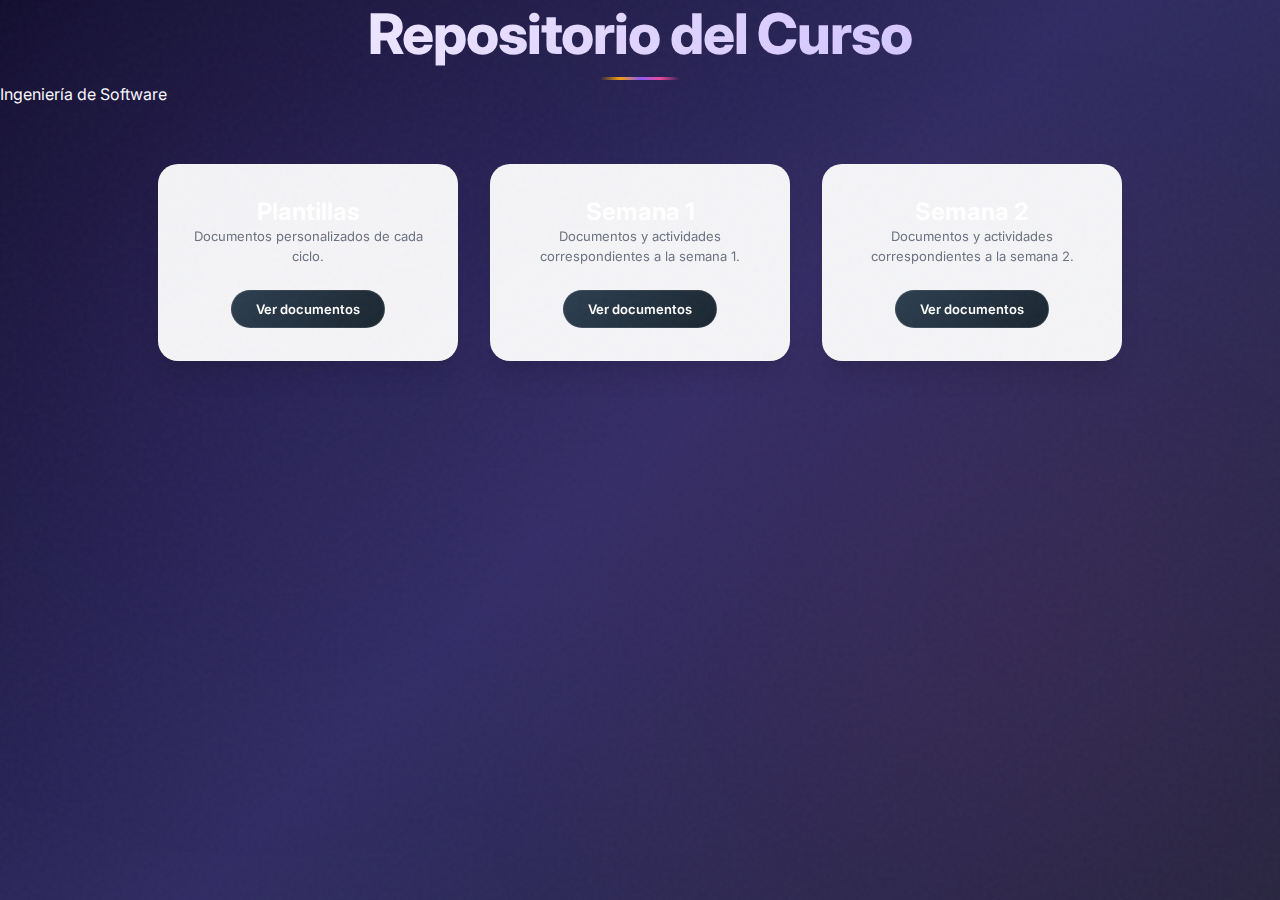
<file: index.html>
<!DOCTYPE html>
<html lang="es">
<head>
    <meta charset="UTF-8">
    <title>Repositorio - Ingeniería de Software</title>
    <link rel="stylesheet" href="styles.css">
</head>
<body>

    <header>
        <h1>Repositorio del Curso</h1>
        <p>Ingeniería de Software</p>
    </header>

    <main class="contenedor-semanas">

        <div class="tarjeta-semana">
            <h2>Plantillas</h2>
            <p>Documentos personalizados de cada ciclo.</p>
            <a href="plantillas.html" class="boton">Ver documentos</a>
        </div>

        <div class="tarjeta-semana">
            <h2>Semana 1</h2>
            <p>Documentos y actividades correspondientes a la semana 1.</p>
            <a href="semana1.html" class="boton">Ver documentos</a>
        </div>

        <div class="tarjeta-semana">
            <h2>Semana 2</h2>
            <p>Documentos y actividades correspondientes a la semana 2.</p>
            <a href="semana2.html" class="boton">Ver documentos</a>
        </div>

    </main>

</body>
</html>
</file>
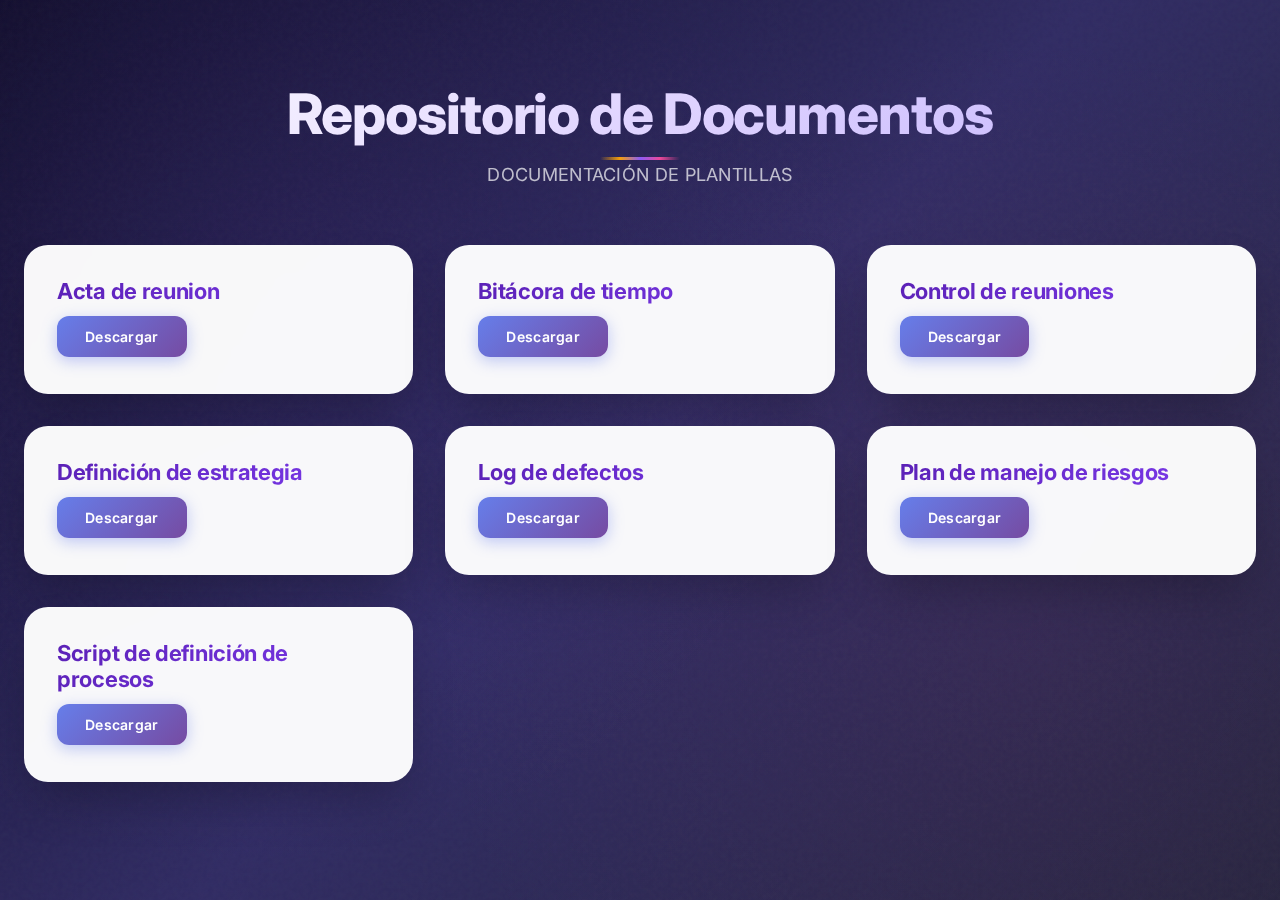
<file: plantillas.html>
<!DOCTYPE html>
<html lang="es">
<head>
    <meta charset="UTF-8">
    <title>Repositorio de Documentos</title>
    <link rel="stylesheet" href="styles.css">
    <link href="https://fonts.googleapis.com/css2?family=Inter:wght@400;600;700&display=swap" rel="stylesheet">
</head>
<body>

    <div class="container">
        <h1>Repositorio de Documentos</h1>
        <p class="subtitle">DOCUMENTACIÓN DE PLANTILLAS</p>

        <div class="documents">

            <div class="card">
                <h2>Acta de reunion</h2>
                <a href="docs/Plantillas/Acta de reunion.pdf" download class="btn">Descargar</a>
            </div>

            <div class="card">
                <h2>Bitácora de tiempo</h2>
                <a href="docs/Plantillas/BitacoraTiempo.pdf" download class="btn">Descargar</a>
            </div>

            <div class="card">
                <h2>Control de reuniones</h2>
                <a href="docs/Plantillas/ControlDeReuniones.pdf" download class="btn">Descargar</a>
            </div>

            <div class="card">
                <h2>Definición de estrategia</h2>
                <a href="docs/Plantillas/DefinicionEstrategia.pdf" download class="btn">Descargar</a>
            </div>

            <div class="card">
                <h2>Log de defectos</h2>
                <a href="docs/Plantillas/logDefectos.pdf" download class="btn">Descargar</a>
            </div>

            <div class="card">
                <h2>Plan de manejo de riesgos</h2>
                <a href="docs/Plantillas/PlanRiesgos.pdf" download class="btn">Descargar</a>
            </div>

            <div class="card">
                <h2>Script de definición de procesos</h2>
                <a href="docs/Plantillas/Script definición de procesos.pdf" download class="btn">Descargar</a>
            </div>

        </div>
    </div>

</body>
</html>
</file>
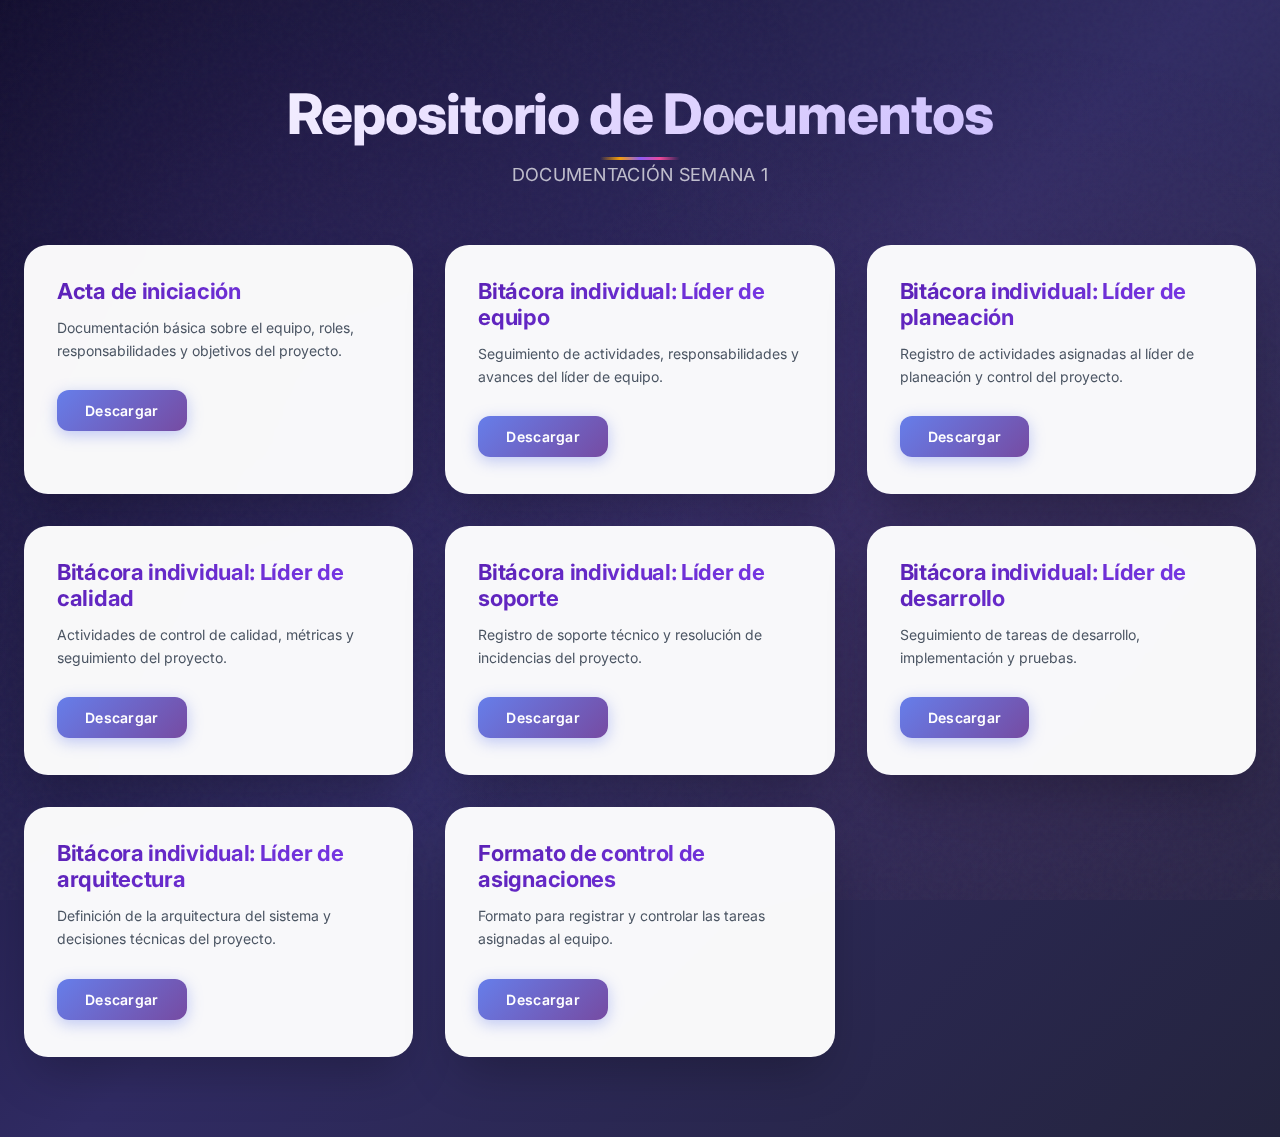
<file: semana1.html>
<!DOCTYPE html>
<html lang="es">
<head>
    <meta charset="UTF-8">
    <title>Repositorio de Documentos</title>
    <link rel="stylesheet" href="styles.css">
    <link href="https://fonts.googleapis.com/css2?family=Inter:wght@400;600;700&display=swap" rel="stylesheet">
</head>
<body>

    <div class="container">
        <h1>Repositorio de Documentos</h1>
        <p class="subtitle">DOCUMENTACIÓN SEMANA 1</p>

        <div class="documents">

            <div class="card">
                <h2>Acta de iniciación</h2>
                <p>Documentación básica sobre el equipo, roles, responsabilidades y objetivos del proyecto.</p>
                <a href="docs/sem1/DT_Ini_01_ActaIniciacion_ (1).pdf" download class="btn">Descargar</a>
            </div>

            <div class="card">
                <h2>Bitácora individual: Líder de equipo</h2>
                <p>Seguimiento de actividades, responsabilidades y avances del líder de equipo.</p>
                <a href="docs/sem1/BitacoraTiempoCobos1.pdf" download class="btn">Descargar</a>
            </div>

            <div class="card">
                <h2>Bitácora individual: Líder de planeación</h2>
                <p>Registro de actividades asignadas al líder de planeación y control del proyecto.</p>
                <a href="docs/sem1/BitacoraTiempoCaro1.pdf" download class="btn">Descargar</a>
            </div>

            <div class="card">
                <h2>Bitácora individual: Líder de calidad</h2>
                <p>Actividades de control de calidad, métricas y seguimiento del proyecto.</p>
                <a href="docs/sem1/BitacoraTiempoDiego1.pdf" download class="btn">Descargar</a>
            </div>

            <div class="card">
                <h2>Bitácora individual: Líder de soporte</h2>
                <p>Registro de soporte técnico y resolución de incidencias del proyecto.</p>
                <a href="docs/sem1/BitacoraTiempoCamilo1.pdf" download class="btn">Descargar</a>
            </div>

            <div class="card">
                <h2>Bitácora individual: Líder de desarrollo</h2>
                <p>Seguimiento de tareas de desarrollo, implementación y pruebas.</p>
                <a href="docs/sem1/BitacoraTiempoSergio1.pdf" download class="btn">Descargar</a>
            </div>

            <div class="card">
                <h2>Bitácora individual: Líder de arquitectura</h2>
                <p>Definición de la arquitectura del sistema y decisiones técnicas del proyecto.</p>
                <a href="docs/sem1/BitacoraTiempoFelipe1.pdf" download class="btn">Descargar</a>
            </div>

            <div class="card">
                <h2>Formato de control de asignaciones</h2>
                <p>Formato para registrar y controlar las tareas asignadas al equipo.</p>
                <a href="docs/sem1/dt_ptl_controlAsignaciones.pdf" download class="btn">Descargar</a>
            </div>

        </div>
    </div>

</body>
</html>
</file>
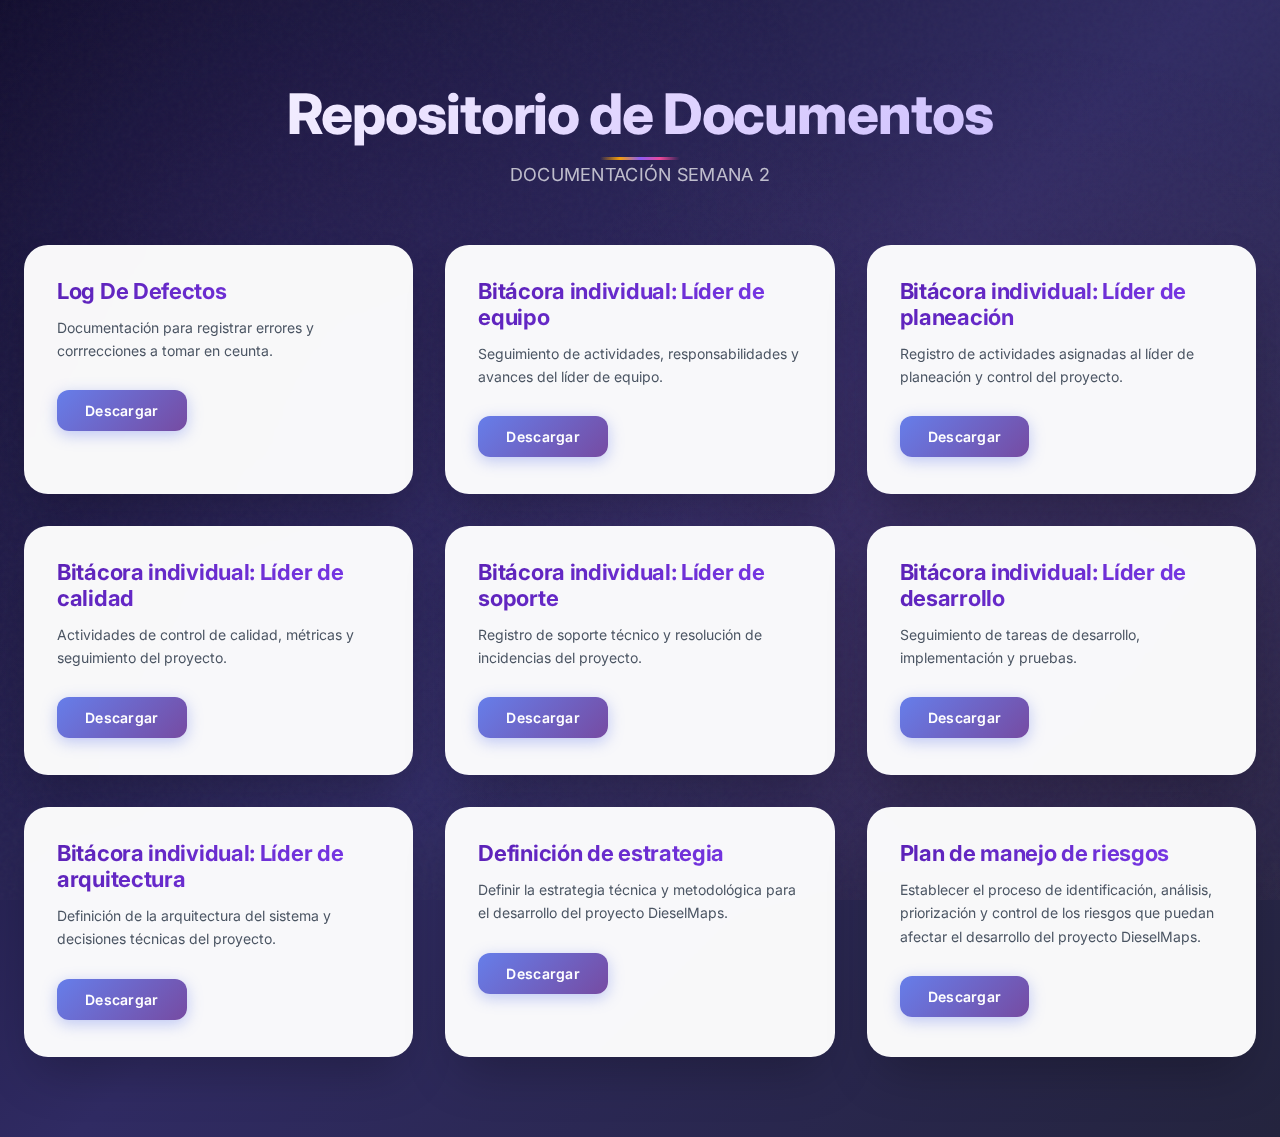
<file: semana2.html>
<!DOCTYPE html>
<html lang="es">
<head>
    <meta charset="UTF-8">
    <title>Repositorio de Documentos</title>
    <link rel="stylesheet" href="styles.css">
    <link href="https://fonts.googleapis.com/css2?family=Inter:wght@400;600;700&display=swap" rel="stylesheet">
</head>
<body>

    <div class="container">
        <h1>Repositorio de Documentos</h1>
        <p class="subtitle">DOCUMENTACIÓN SEMANA 2</p>

        <div class="documents">

            <div class="card">
                <h2>Log De Defectos</h2>
                <p>Documentación para registrar errores y corrrecciones a tomar en ceunta.</p>
                <a href="docs/sem2/LogDefectos2.pdf" download class="btn">Descargar</a>
            </div>

            <div class="card">
                <h2>Bitácora individual: Líder de equipo</h2>
                <p>Seguimiento de actividades, responsabilidades y avances del líder de equipo.</p>
                <a href="docs/sem2/BitacoraTiempoCobos2.pdf" download class="btn">Descargar</a>
            </div>

            <div class="card">
                <h2>Bitácora individual: Líder de planeación</h2>
                <p>Registro de actividades asignadas al líder de planeación y control del proyecto.</p>
                <a href="docs/sem2/BitacoraTiempoCarolina2.pdf" download class="btn">Descargar</a>
            </div>

            <div class="card">
                <h2>Bitácora individual: Líder de calidad</h2>
                <p>Actividades de control de calidad, métricas y seguimiento del proyecto.</p>
                <a href="docs/sem2/BitacoraTiempoDiego2.pdf" download class="btn">Descargar</a>
            </div>

            <div class="card">
                <h2>Bitácora individual: Líder de soporte</h2>
                <p>Registro de soporte técnico y resolución de incidencias del proyecto.</p>
                <a href="docs/sem2/BitacoraTiempoCamilo2.pdf" download class="btn">Descargar</a>
            </div>

            <div class="card">
                <h2>Bitácora individual: Líder de desarrollo</h2>
                <p>Seguimiento de tareas de desarrollo, implementación y pruebas.</p>
                <a href="docs/sem2/BitacoraTiempoSergio2.pdf" download class="btn">Descargar</a>
            </div>

            <div class="card">
                <h2>Bitácora individual: Líder de arquitectura</h2>
                <p>Definición de la arquitectura del sistema y decisiones técnicas del proyecto.</p>
                <a href="docs/sem2/BitacoraTiempoFelipe2.pdf" download class="btn">Descargar</a>
            </div>

            <div class="card">
                <h2>Definición de estrategia</h2>
                <p>Definir la estrategia técnica y metodológica para el desarrollo del proyecto DieselMaps.</p>
                <a href="docs/sem2/DefinicionEstrategia.pdf" download class="btn">Descargar</a>
            </div>

            <div class="card">
                <h2>Plan de manejo de riesgos</h2>
                <p>Establecer el proceso de identificación, análisis, priorización y control de los riesgos que puedan afectar el desarrollo del proyecto DieselMaps.</p>
                <a href="docs/sem2/PlanManejoRiesgos.pdf" download class="btn">Descargar</a>
            </div>

        </div>
    </div>

</body>
</html>
</file>
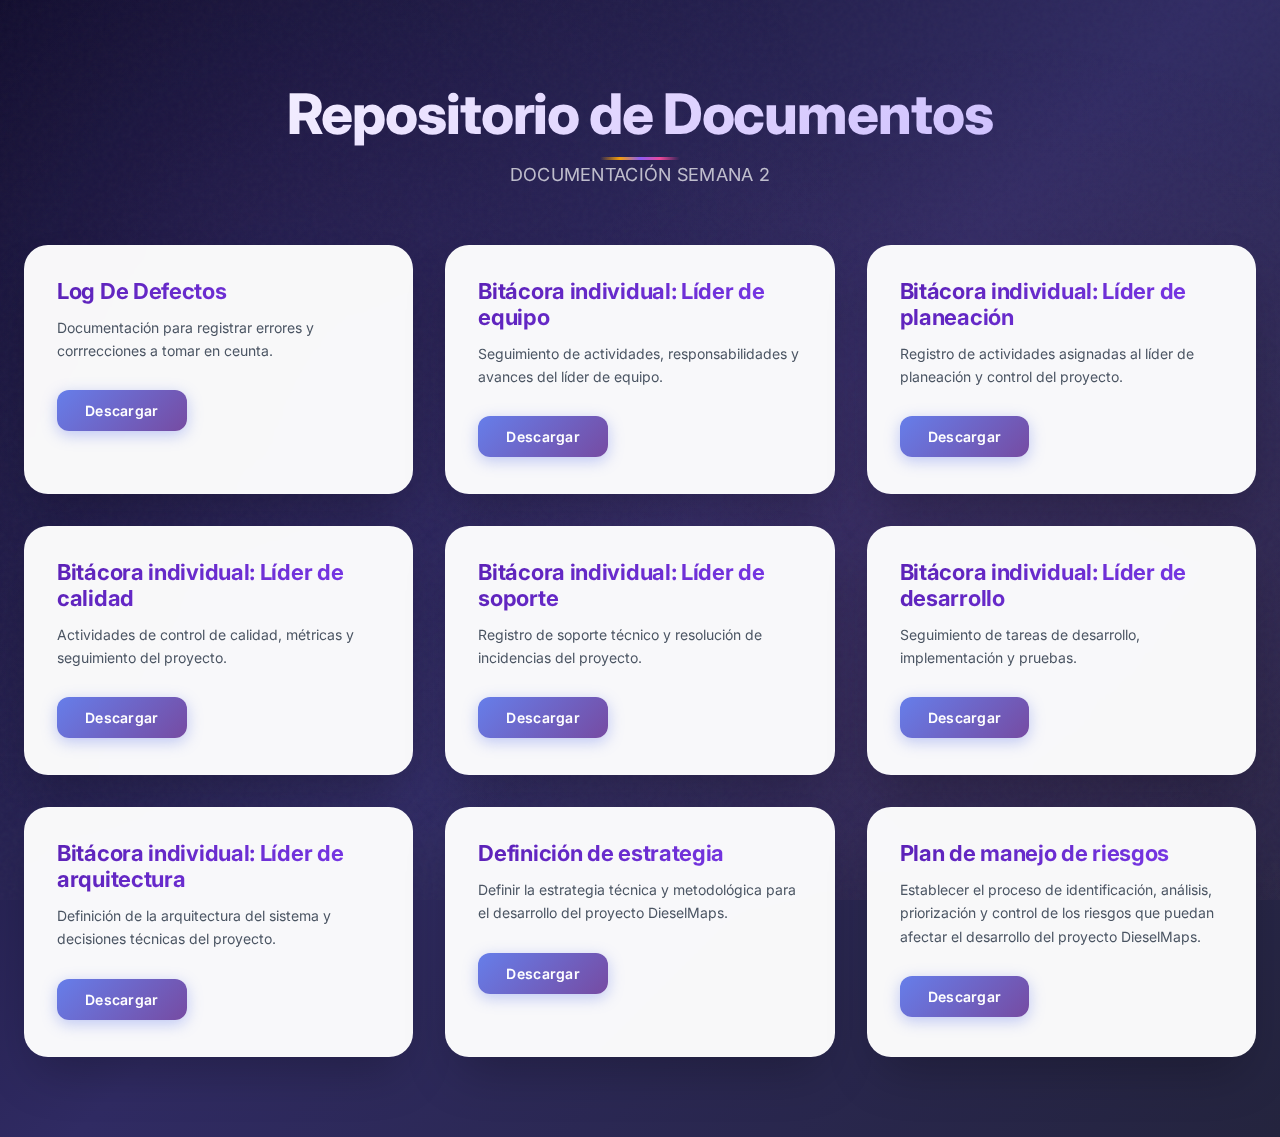
<file: semana3.html>
<!DOCTYPE html>
<html lang="es">
<head>
    <meta charset="UTF-8">
    <title>Repositorio de Documentos - Semana 3</title>
    <link rel="stylesheet" href="styles.css">
    <link href="https://fonts.googleapis.com/css2?family=Inter:wght@400;600;700&display=swap" rel="stylesheet">
</head>
<body>


    <div class="container">
        <h1>Repositorio de Documentos</h1>
        <p class="subtitle">DOCUMENTACIÓN SEMANA 2</p>

        <div class="documents">

            <div class="card">
                <h2>Log De Defectos</h2>
                <p>Documentación para registrar errores y corrrecciones a tomar en ceunta.</p>
                <a href="docs/sem2/LogDefectos2.pdf" download class="btn">Descargar</a>
            </div>

            <div class="card">
                <h2>Bitácora individual: Líder de equipo</h2>
                <p>Seguimiento de actividades, responsabilidades y avances del líder de equipo.</p>
                <a href="docs/sem2/BitacoraTiempoCobos2.pdf" download class="btn">Descargar</a>
            </div>

            <div class="card">
                <h2>Bitácora individual: Líder de planeación</h2>
                <p>Registro de actividades asignadas al líder de planeación y control del proyecto.</p>
                <a href="docs/sem2/BitacoraTiempoCarolina2.pdf" download class="btn">Descargar</a>
            </div>

            <div class="card">
                <h2>Bitácora individual: Líder de calidad</h2>
                <p>Actividades de control de calidad, métricas y seguimiento del proyecto.</p>
                <a href="docs/sem2/BitacoraTiempoDiego2.pdf" download class="btn">Descargar</a>
            </div>

            <div class="card">
                <h2>Bitácora individual: Líder de soporte</h2>
                <p>Registro de soporte técnico y resolución de incidencias del proyecto.</p>
                <a href="docs/sem2/BitacoraTiempoCamilo2.pdf" download class="btn">Descargar</a>
            </div>

            <div class="card">
                <h2>Bitácora individual: Líder de desarrollo</h2>
                <p>Seguimiento de tareas de desarrollo, implementación y pruebas.</p>
                <a href="docs/sem2/BitacoraTiempoSergio2.pdf" download class="btn">Descargar</a>
            </div>

            <div class="card">
                <h2>Bitácora individual: Líder de arquitectura</h2>
                <p>Definición de la arquitectura del sistema y decisiones técnicas del proyecto.</p>
                <a href="docs/sem2/BitacoraTiempoFelipe2.pdf" download class="btn">Descargar</a>
            </div>

            <div class="card">
                <h2>Definición de estrategia</h2>
                <p>Definir la estrategia técnica y metodológica para el desarrollo del proyecto DieselMaps.</p>
                <a href="docs/sem2/DefinicionEstrategia.pdf" download class="btn">Descargar</a>
            </div>

            <div class="card">
                <h2>Plan de manejo de riesgos</h2>
                <p>Establecer el proceso de identificación, análisis, priorización y control de los riesgos que puedan afectar el desarrollo del proyecto DieselMaps.</p>
                <a href="docs/sem2/PlanManejoRiesgos.pdf" download class="btn">Descargar</a>
            </div>

        </div>
    </div>

</body>
</html>
</file>
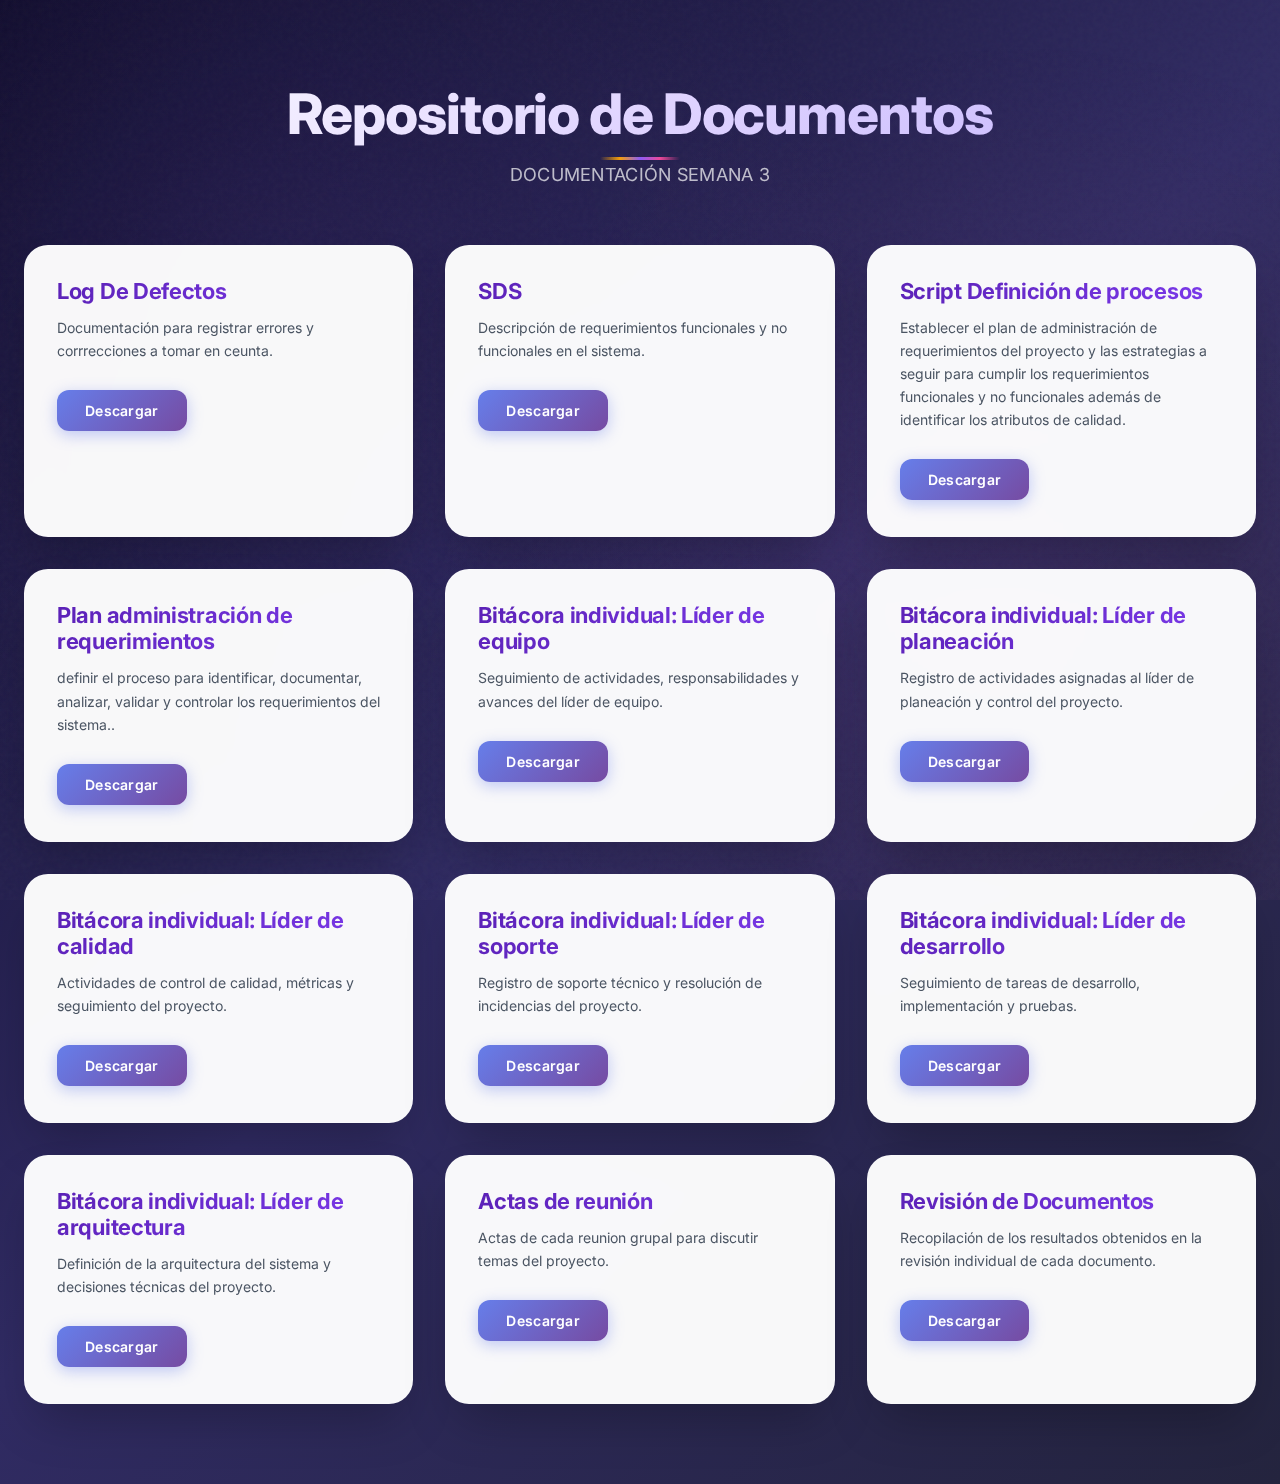
<file: semana4.html>
<!DOCTYPE html>
<html lang="es">
<head>
    <meta charset="UTF-8">
    <title>Repositorio de Documentos - Semana 3</title>
    <link rel="stylesheet" href="styles.css">
    <link href="https://fonts.googleapis.com/css2?family=Inter:wght@400;600;700&display=swap" rel="stylesheet">
</head>
<body>


    <div class="container">
        <h1>Repositorio de Documentos</h1>
        <p class="subtitle">DOCUMENTACIÓN SEMANA 3</p>

        <div class="documents">

            <div class="card">
                <h2>Log De Defectos</h2>
                <p>Documentación para registrar errores y corrrecciones a tomar en ceunta.</p>
                <a href="docs/sem4/logDefectos Semana 4.pdf" download class="btn">Descargar</a>
            </div>

            <div class="card">
                <h2>SDS</h2>
                <p>Descripción de requerimientos funcionales y no funcionales en el sistema.</p>
                <a href="docs/sem4/revisión de documentos SDS.pdf" download class="btn">Descargar</a>
            </div>

            <div class="card">
                <h2>Script Definición de procesos</h2>
                <p>Establecer el plan de administración de requerimientos del proyecto y las estrategias a seguir para cumplir los requerimientos funcionales y no funcionales además de identificar los atributos de calidad.</p>
                <a href="docs/sem3/Script definición de procesos 3.pdf" download class="btn">Descargar</a>
            </div>   

            <div class="card">
                <h2>Plan administración de requerimientos</h2>
                <p> definir el proceso para identificar, documentar, analizar, validar y controlar los requerimientos del sistema..</p>
                <a href="docs/sem3/Plantilla plan administracion de requerimientos.pdf" download class="btn">Descargar</a>
            </div>

            <div class="card">
                <h2>Bitácora individual: Líder de equipo</h2>
                <p>Seguimiento de actividades, responsabilidades y avances del líder de equipo.</p>
                <a href="docs/sem4/revisión de documentos Btr Jonathan C.pdf" download class="btn">Descargar</a>
            </div>

            <div class="card">
                <h2>Bitácora individual: Líder de planeación</h2>
                <p>Registro de actividades asignadas al líder de planeación y control del proyecto.</p>
                <a href="docs/sem4/revisión de documentos Btr Angie S.pdf" download class="btn">Descargar</a>
            </div>

            <div class="card">
                <h2>Bitácora individual: Líder de calidad</h2>
                <p>Actividades de control de calidad, métricas y seguimiento del proyecto.</p>
                <a href="docs/sem4/revisión de documentos Btr Diego D.pdf" download class="btn">Descargar</a>
            </div>

            <div class="card">
                <h2>Bitácora individual: Líder de soporte</h2>
                <p>Registro de soporte técnico y resolución de incidencias del proyecto.</p>
                <a href="docs/sem4/revisión de documentos Btr Camilo B.pdf" download class="btn">Descargar</a>
            </div>

            <div class="card">
                <h2>Bitácora individual: Líder de desarrollo</h2>
                <p>Seguimiento de tareas de desarrollo, implementación y pruebas.</p>
                <a href="docs/sem4/revisión de documentos Btr Sergio M.pdf" download class="btn">Descargar</a>
            </div>

            <div class="card">
                <h2>Bitácora individual: Líder de arquitectura</h2>
                <p>Definición de la arquitectura del sistema y decisiones técnicas del proyecto.</p>
                <a href="docs/sem4/revisión de documentos Btr Felipe R.pdf" download class="btn">Descargar</a>
            </div>

            <div class="card">
                <h2>Actas de reunión</h2>
                <p>Actas de cada reunion grupal para discutir temas del proyecto.</p>
                <a href="docs/sem4/Acta de reunion 02-03-2026.pdf" download class="btn">Descargar</a>
            </div>

            <div class="card">
                <h2>Revisión de Documentos</h2>
                <p>Recopilación de los resultados obtenidos en la revisión individual de cada documento.</p>
                <a href="docs/plantillas/revisión de documentos semanal (1).docx" download class="btn">Descargar</a>
            </div>

        </div>
    </div>

</body>
</html>
</file>
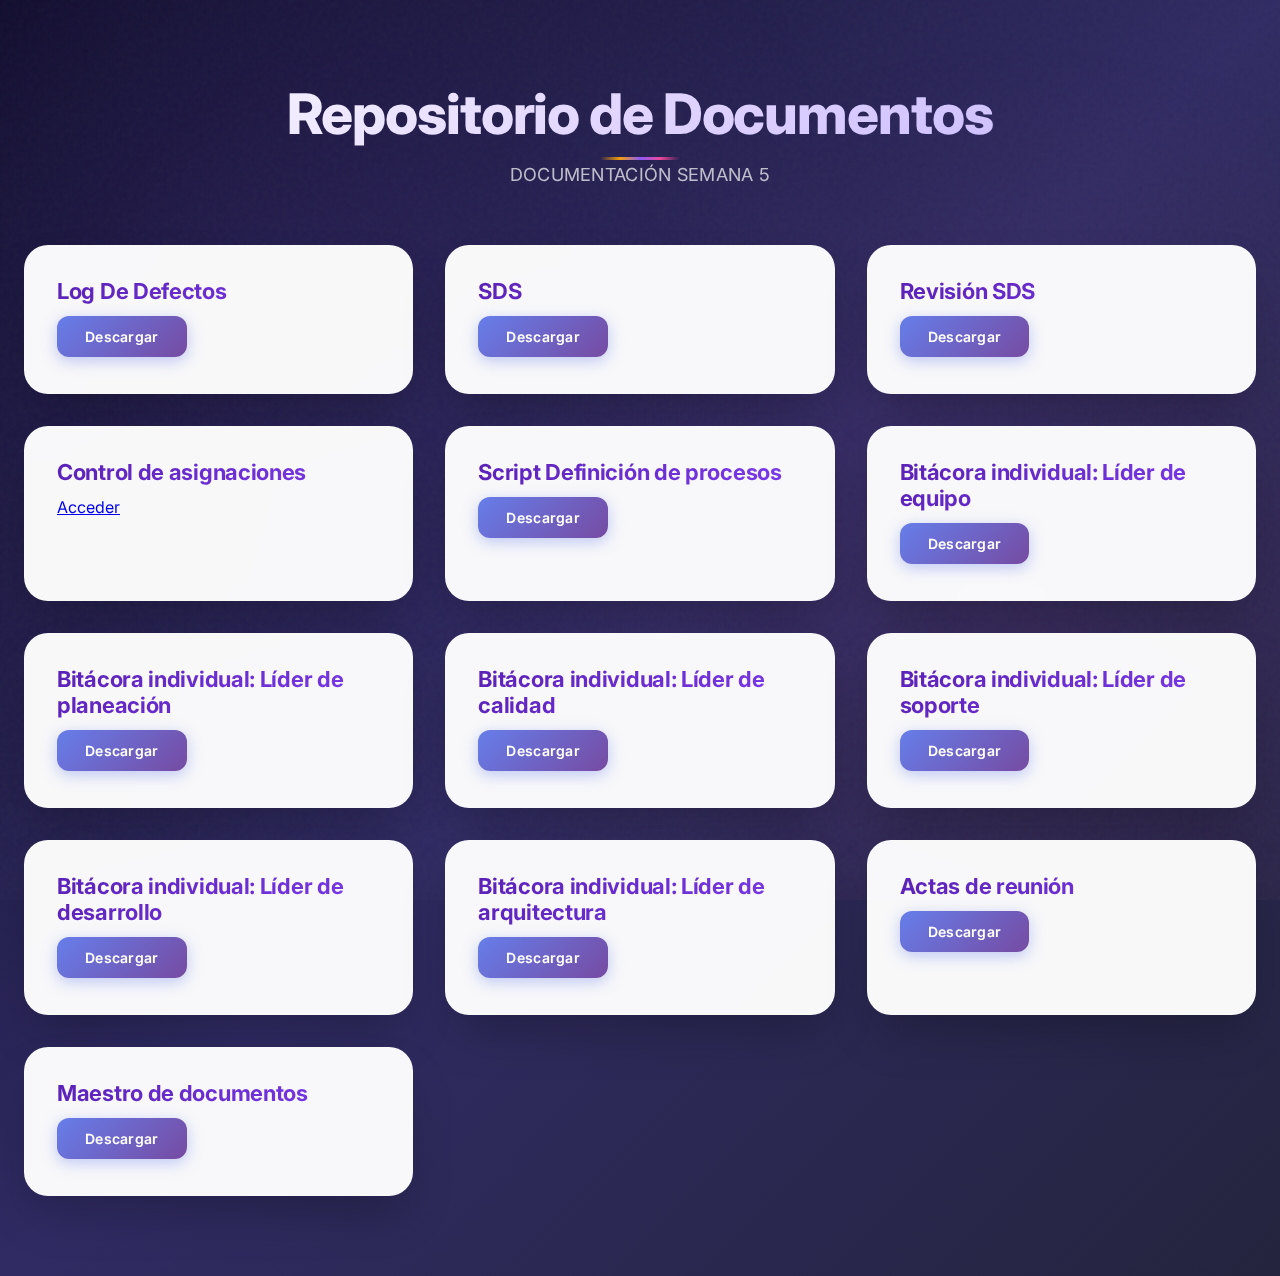
<file: semana5.html>
<!DOCTYPE html>
<html lang="es">
<head>
    <meta charset="UTF-8">
    <title>Repositorio de Documentos - Semana 5</title>
    <link rel="stylesheet" href="styles.css">
    <link href="https://fonts.googleapis.com/css2?family=Inter:wght@400;600;700&display=swap" rel="stylesheet">
</head>
<body>


    <div class="container">
        <h1>Repositorio de Documentos</h1>
        <p class="subtitle">DOCUMENTACIÓN SEMANA 5</p>

        <div class="documents">

            <div class="card">
                <h2>Log De Defectos</h2>              
                <a href="docs/sem5/logDefectos Semana 4.pdf" download class="btn">Descargar</a>
            </div>
            <div class="card">
                <h2>SDS</h2>            
                <a href="docs/sem5/Plantilla SDS (1).pdf" download class="btn">Descargar</a>
            </div>
            <div class="card">
                <h2>Revisión SDS</h2>              
                <a href="docs/sem5/revisión de documentos SDS (1).pdf" download class="btn">Descargar</a>
            </div>

            <div class="card">
                <h2>Control de asignaciones</h2>               
                <a href=https://upcedu-my.sharepoint.com/:x:/r/personal/jonathan-cobos_upc_edu_co/Documents/dt_ptl_controlAsignaciones.xlsx?d=wa31ebd2148224564af145ad5078d2d0d&csf=1&web=1&e=cUUKSz>Acceder</a>
            </div>

            <div class="card">
                <h2>Script Definición de procesos</h2>             
                <a href="docs/sem5/Script SDS.pdf" download class="btn">Descargar</a>
            </div>   

            <div class="card">
                <h2>Bitácora individual: Líder de equipo</h2>             
                <a href="docs/sem5/BitacoraTiempo 5 (Jonathan cobos) .pdf" download class="btn">Descargar</a>
            </div>

            <div class="card">
                <h2>Bitácora individual: Líder de planeación</h2>             
                <a href="docs/sem5/BitacoraCarolina5.pdf" download class="btn">Descargar</a>
            </div>

            <div class="card">
                <h2>Bitácora individual: Líder de calidad</h2>             
                <a href="docs/sem5/BitacoraDiego5.pdf" download class="btn">Descargar</a>
            </div>

            <div class="card">
                <h2>Bitácora individual: Líder de soporte</h2>             
                <a href="docs/sem5/Bitacoracamilo5.pdf" download class="btn">Descargar</a>
            </div>

            <div class="card">
                <h2>Bitácora individual: Líder de desarrollo</h2>             
                <a href="docs/sem5/BitacoraSergio5 (1).pdf" download class="btn">Descargar</a>
            </div>

            <div class="card">
                <h2>Bitácora individual: Líder de arquitectura</h2>               
                <a href="docs/sem5/BitacoraFelipe5.pdf" download class="btn">Descargar</a>
            </div>

            <div class="card">
                <h2>Actas de reunión</h2>              
                <a href="docs/sem5/Acta de reunion 10-02-2026.doc" download class="btn">Descargar</a>
            </div>

            <div class="card">
                <h2>Maestro de documentos</h2>
                <a href="docs/sem5/Maestro de documentos Semana 5.xlsx" download class="btn">Descargar</a>
            </div>
        </div>
    </div>

</body>
</html>
</file>
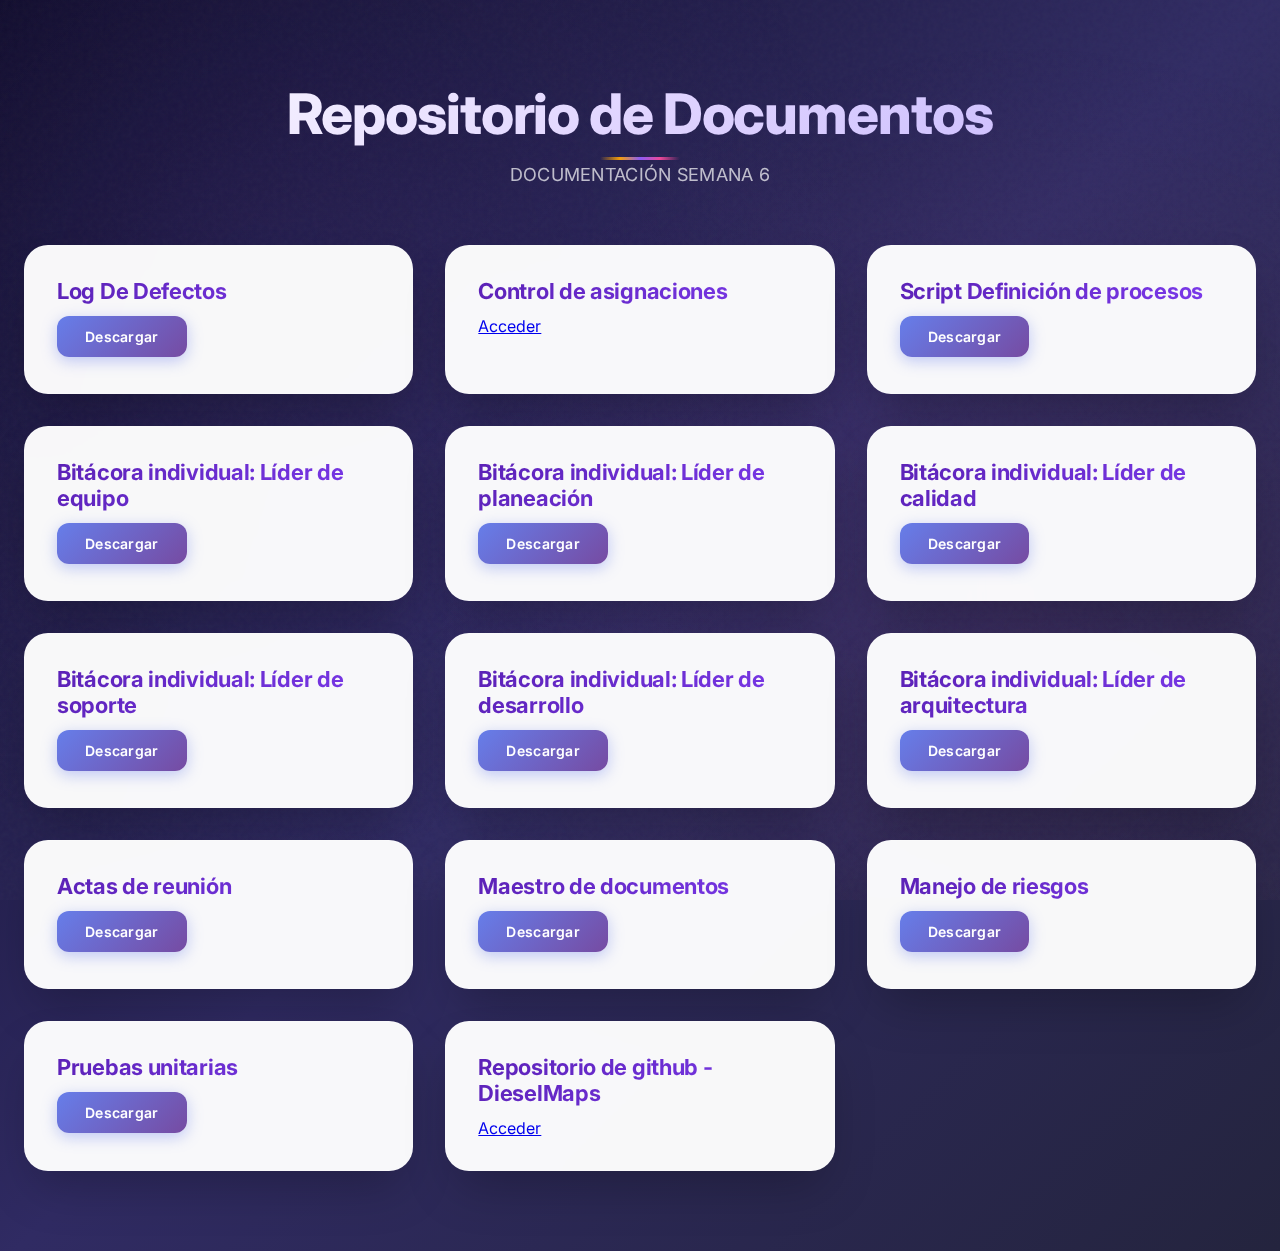
<file: semana6.html>
<!DOCTYPE html>
<html lang="es">
<head>
    <meta charset="UTF-8">
    <title>Repositorio de Documentos - Semana 6</title>
    <link rel="stylesheet" href="styles.css">
    <link href="https://fonts.googleapis.com/css2?family=Inter:wght@400;600;700&display=swap" rel="stylesheet">
</head>
<body>


    <div class="container">
        <h1>Repositorio de Documentos</h1>
        <p class="subtitle">DOCUMENTACIÓN SEMANA 6</p>

        <div class="documents">

            <div class="card">
                <h2>Log De Defectos</h2>              
                <a href="docs/sem6/logDefectos Semana 6.pdf" download class="btn">Descargar</a>
            </div>
            
            <div class="card">
                <h2>Control de asignaciones</h2>               
                <a href=https://upcedu-my.sharepoint.com/:x:/r/personal/jonathan-cobos_upc_edu_co/Documents/dt_ptl_controlAsignaciones.xlsx?d=wa31ebd2148224564af145ad5078d2d0d&csf=1&web=1&e=cUUKSz>Acceder</a>
            </div>

            <div class="card">
                <h2>Script Definición de procesos</h2>             
                <a href="docs/sem6/Script Plan de implementación.pdf" download class="btn">Descargar</a>
            </div>   

            <div class="card">
                <h2>Bitácora individual: Líder de equipo</h2>             
                <a href="docs/sem6/BitacoraTiempo 6 (Jonathan cobos).pdf" download class="btn">Descargar</a>
            </div>

            <div class="card">
                <h2>Bitácora individual: Líder de planeación</h2>             
                <a href="docs/sem6/" download class="btn">Descargar</a>
            </div>

            <div class="card">
                <h2>Bitácora individual: Líder de calidad</h2>             
                <a href="docs/sem6/Bitacoradiego6.pdf" download class="btn">Descargar</a>
            </div>

            <div class="card">
                <h2>Bitácora individual: Líder de soporte</h2>             
                <a href="docs/sem6/Bitacora6Camilo.doc" download class="btn">Descargar</a>
            </div>

            <div class="card">
                <h2>Bitácora individual: Líder de desarrollo</h2>             
                <a href="docs/sem6/BitacoraSergio6 (1).docx" download class="btn">Descargar</a>
            </div>

            <div class="card">
                <h2>Bitácora individual: Líder de arquitectura</h2>               
                <a href="docs/sem6/BitacoraTiempo6 FELIPE (1).pdf" download class="btn">Descargar</a>
            </div>

            <div class="card">
                <h2>Actas de reunión</h2>              
                <a href="docs/sem6/Acta de reunion 16-03-2026.doc" download class="btn">Descargar</a>
            </div>

            <div class="card">
                <h2>Maestro de documentos</h2>
                <a href="docs/sem6/Maestro de documentos.xlsx" download class="btn">Descargar</a>
            </div>

            <div class="card">
                <h2>Manejo de riesgos</h2>
                <a href="docs/sem6/Manejo de riesgos.xlsx" download class="btn">Descargar</a>
            </div>

            <div class="card">
                <h2>Pruebas unitarias</h2>
                <a href="docs/sem6/Pruebas unitarias (1) (1).pdf" download class="btn">Descargar</a>
            </div>

            <div class="card">
                <h2>Repositorio de github - DieselMaps</h2>
                <a href=https://github.com/felipe518935/DieselMaps.git >Acceder</a>
            </div>
        </div>
    </div>

</body>
</html>
</file>
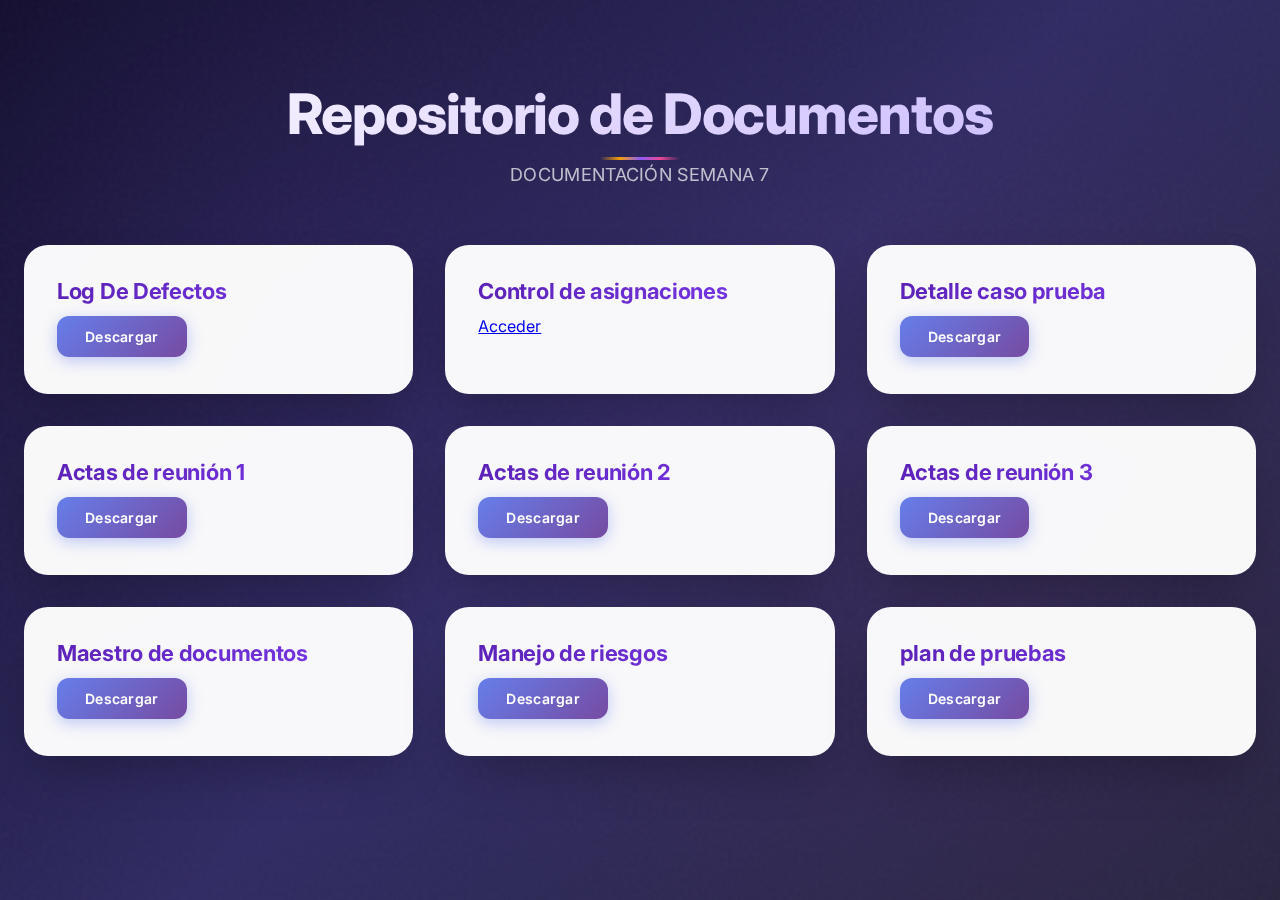
<file: semana7.html>
<!DOCTYPE html>
<html lang="es">
<head>
    <meta charset="UTF-8">
    <title>Repositorio de Documentos - Semana 7</title>
    <link rel="stylesheet" href="styles.css">
    <link href="https://fonts.googleapis.com/css2?family=Inter:wght@400;600;700&display=swap" rel="stylesheet">
</head>
<body>


    <div class="container">
        <h1>Repositorio de Documentos</h1>
        <p class="subtitle">DOCUMENTACIÓN SEMANA 7</p>

        <div class="documents">

            <div class="card">
                <h2>Log De Defectos</h2>              
                <a href="docs/sem7/logDefectos Fase 7.pdf" download class="btn">Descargar</a>
            </div>
            
            <div class="card">
                <h2>Control de asignaciones</h2>               
                <a href=https://upcedu-my.sharepoint.com/:x:/r/personal/jonathan-cobos_upc_edu_co/Documents/dt_ptl_controlAsignaciones.xlsx?d=wa31ebd2148224564af145ad5078d2d0d&csf=1&web=1&e=cUUKSz>Acceder</a>
            </div>

            <div class="card">
                <h2>Detalle caso prueba</h2>             
                <a href="docs/sem7/PtlDetalleCasoPrueba.docx" download class="btn">Descargar</a>
            </div>   

            <div class="card">
                <h2>Actas de reunión 1</h2>              
                <a href="docs/sem7/Acta de reunion 07-04-2026.doc" download class="btn">Descargar</a>
            </div>

             <div class="card">
                <h2>Actas de reunión 2</h2>              
                <a href="docs/sem7/Acta de reunion 08-04-2026.doc" download class="btn">Descargar</a>
            </div>

             <div class="card">
                <h2>Actas de reunión 3</h2>              
                <a href="docs/sem7/Acta de reunion 09-04-2026.doc" download class="btn">Descargar</a>
            </div>

            <div class="card">
                <h2>Maestro de documentos</h2>
                <a href="docs/sem7/Maestro de documentos (1).xlsx" download class="btn">Descargar</a>
            </div>

            <div class="card">
                <h2>Manejo de riesgos</h2>
                <a href="docs/sem7/Manejo de riesgos (1).xlsx" download class="btn">Descargar</a>
            </div>

            <div class="card">
                <h2>plan de pruebas</h2>
                <a href="docs/sem7/Plan de pruebas (1).pdf" download class="btn">Descargar</a>
            </div>

        </div>
    </div>

</body>
</html>
</file>
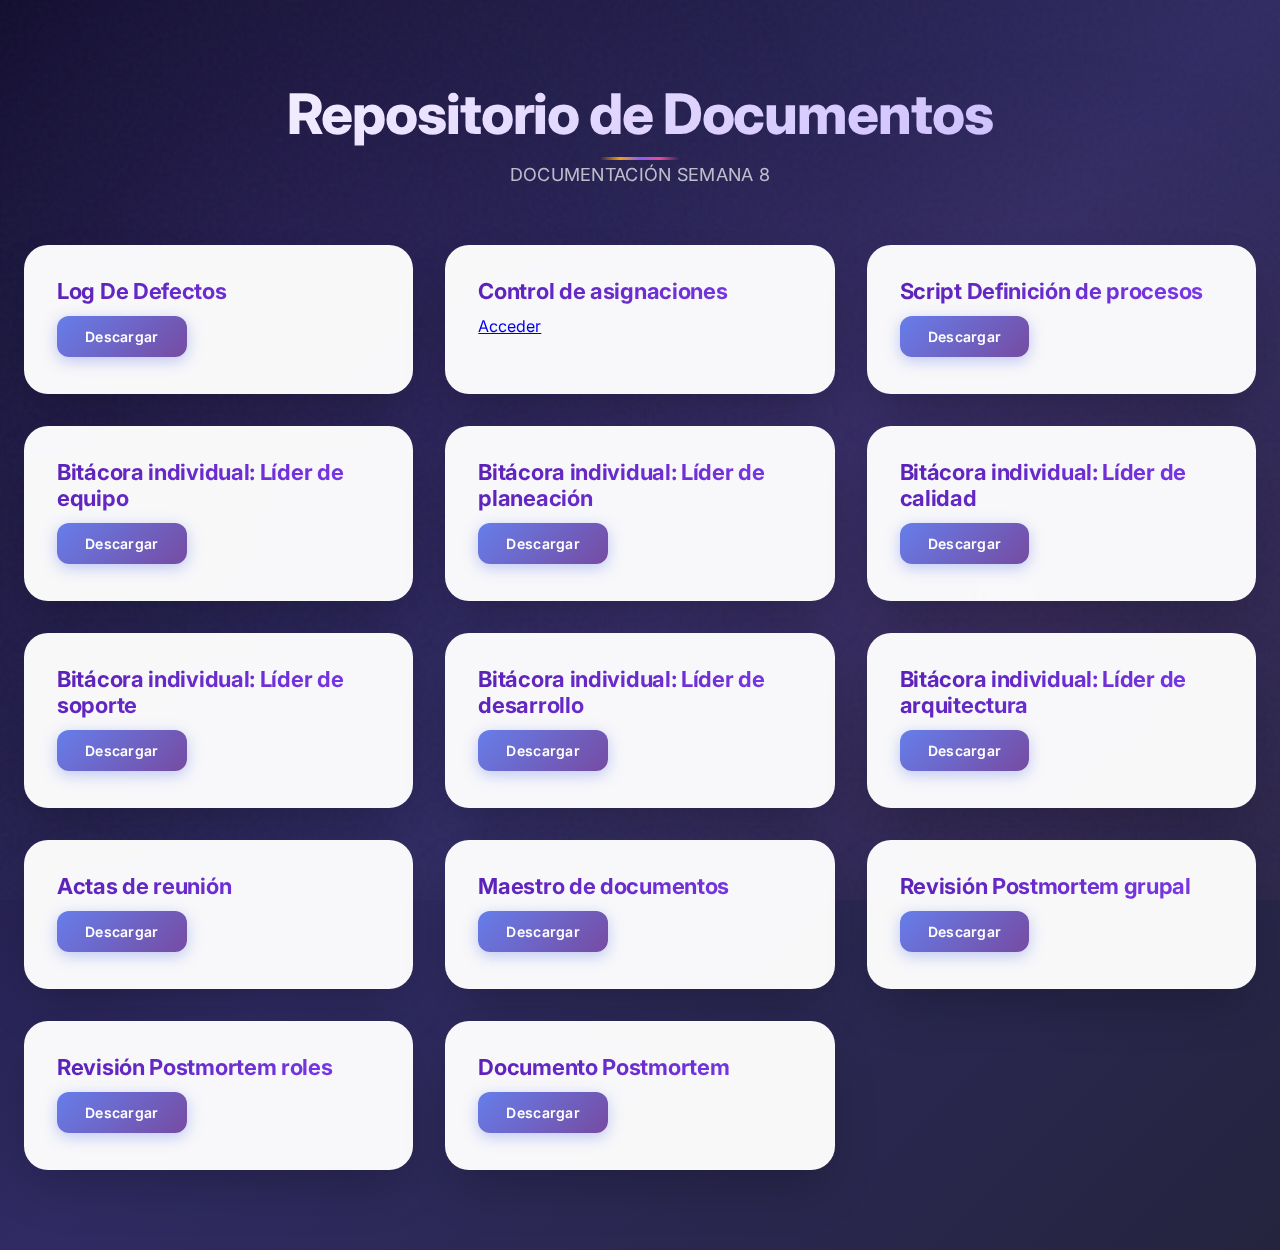
<file: semana8.html>
<!DOCTYPE html>
<html lang="es">
<head>
    <meta charset="UTF-8">
    <title>Repositorio de Documentos - Semana 8</title>
    <link rel="stylesheet" href="styles.css">
    <link href="https://fonts.googleapis.com/css2?family=Inter:wght@400;600;700&display=swap" rel="stylesheet">
</head>
<body>


    <div class="container">
        <h1>Repositorio de Documentos</h1>
        <p class="subtitle">DOCUMENTACIÓN SEMANA 8</p>

        <div class="documents">

            <div class="card">
                <h2>Log De Defectos</h2>              
                <a href="docs/sem8/logDefectos Fase 8.docx" download class="btn">Descargar</a>
            </div>
            
            <div class="card">
                <h2>Control de asignaciones</h2>               
                <a href=https://upcedu-my.sharepoint.com/:x:/r/personal/jonathan-cobos_upc_edu_co/Documents/dt_ptl_controlAsignaciones.xlsx?d=wa31ebd2148224564af145ad5078d2d0d&csf=1&web=1&e=cUUKSz>Acceder</a>
            </div>

            <div class="card">
                <h2>Script Definición de procesos</h2>             
                <a href="docs/sem8/Script Postmortem.pdf" download class="btn">Descargar</a>
            </div>   

            <div class="card">
                <h2>Bitácora individual: Líder de equipo</h2>             
                <a href="docs/sem8/revisión de documentos Btr Jonathan C.docx" download class="btn">Descargar</a>
            </div>

            <div class="card">
                <h2>Bitácora individual: Líder de planeación</h2>             
                <a href="docs/sem8/revisión de documentos Btr Angie S.docx" download class="btn">Descargar</a>
            </div>

            <div class="card">
                <h2>Bitácora individual: Líder de calidad</h2>             
                <a href="docs/sem8/revisión de documentos Btr Diego D.docx" download class="btn">Descargar</a>
            </div>

            <div class="card">
                <h2>Bitácora individual: Líder de soporte</h2>             
                <a href="docs/sem8/revisión de documentos Btr Camilo B.docx" download class="btn">Descargar</a>
            </div>

            <div class="card">
                <h2>Bitácora individual: Líder de desarrollo</h2>             
                <a href="docs/sem8/revisión de documentos Btr Sergio M.docx" download class="btn">Descargar</a>
            </div>

            <div class="card">
                <h2>Bitácora individual: Líder de arquitectura</h2>               
                <a href="docs/sem8/revisión de documentos Btr Felipe R.docx" download class="btn">Descargar</a>
            </div>

            <div class="card">
                <h2>Actas de reunión</h2>              
                <a href="docs/sem8/Acta de reunion 13-04-2026.doc" download class="btn">Descargar</a>
            </div>

            <div class="card">
                <h2>Maestro de documentos</h2>
                <a href="docs/sem8/Maestro de documentos (2).xlsx" download class="btn">Descargar</a>
            </div>

            <div class="card">
                <h2>Revisión Postmortem grupal</h2>
                <a href="docs/sem8/revisión de documentos PostMortemGrupal.docx" download class="btn">Descargar</a>
            </div>

            <div class="card">
                <h2>Revisión Postmortem roles</h2>
                <a href="docs/sem8/revisión de documentos PostMortemRoles.docx" download class="btn">Descargar</a>
            </div>
            
             <div class="card">
                <h2>Documento Postmortem</h2>
                <a href="docs/sem8/Plantilla Estructura plan de calidad (2).pdf" download class="btn">Descargar</a>
            </div>
        </div>
    </div>

</body>
</html>
</file>
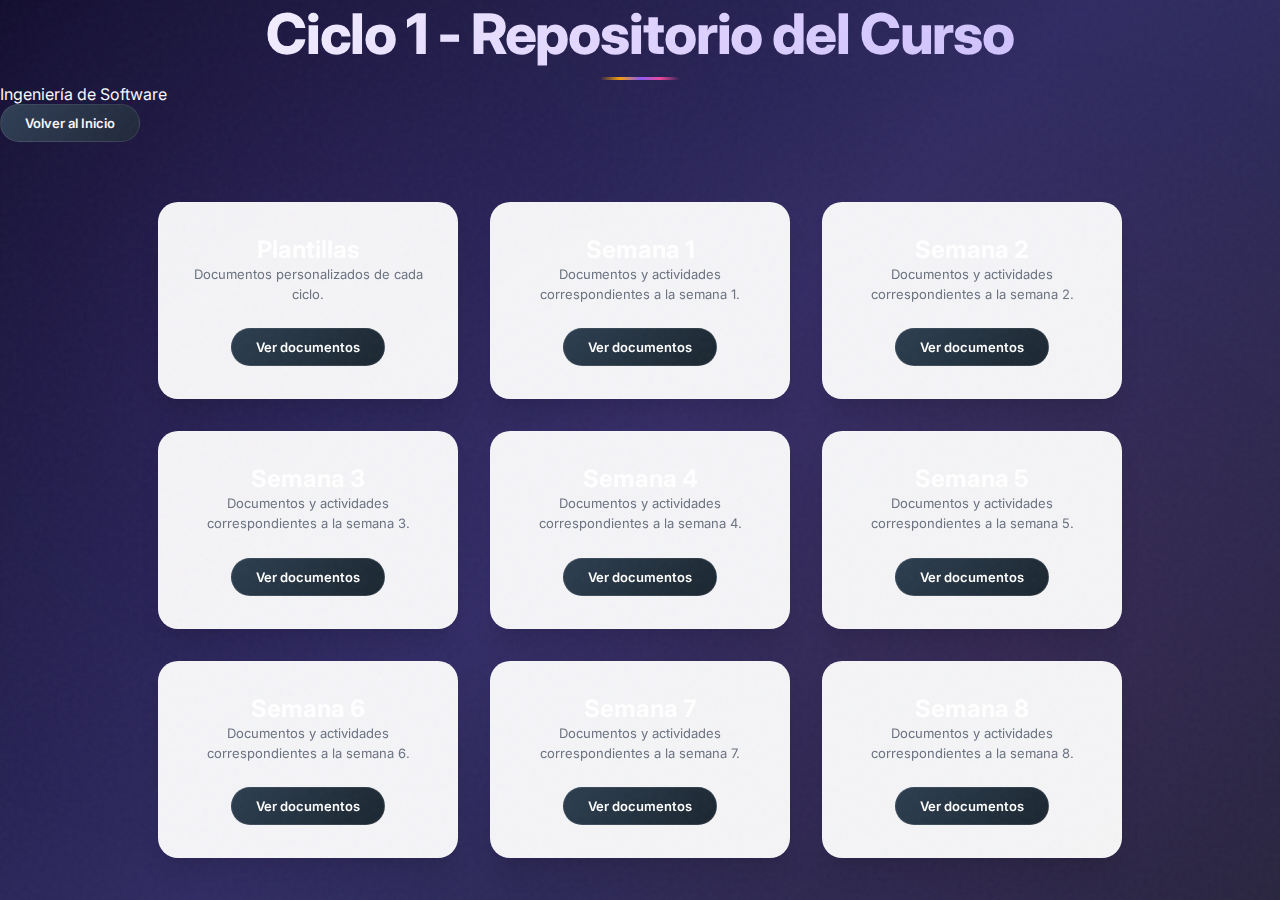
<file: Ciclo1/index_ciclo1.html>
<!DOCTYPE html>
<html lang="es">
<head>
    <meta charset="UTF-8">
    <title>Ciclo 1 - Ingeniería de Software</title>
    <link rel="stylesheet" href="../styles.css">
</head>
<body>

    <header>
        <h1>Ciclo 1 - Repositorio del Curso</h1>
        <p>Ingeniería de Software</p>
        <a href="../index.html" class="boton">Volver al Inicio</a>
    </header>

    <main class="contenedor-semanas">

        <div class="tarjeta-semana">
            <h2>Plantillas</h2>
            <p>Documentos personalizados de cada ciclo.</p>
            <a href="plantillas.html" class="boton">Ver documentos</a>
        </div>

        <div class="tarjeta-semana">
            <h2>Semana 1</h2>
            <p>Documentos y actividades correspondientes a la semana 1.</p>
            <a href="semana1.html" class="boton">Ver documentos</a>
        </div>

        <div class="tarjeta-semana">
            <h2>Semana 2</h2>
            <p>Documentos y actividades correspondientes a la semana 2.</p>
            <a href="semana2.html" class="boton">Ver documentos</a>
        </div>

        <div class="tarjeta-semana">
            <h2>Semana 3</h2>
            <p>Documentos y actividades correspondientes a la semana 3.</p>
            <a href="semana3.html" class="boton">Ver documentos</a>
        </div>
        <div class="tarjeta-semana">
            <h2>Semana 4</h2>
            <p>Documentos y actividades correspondientes a la semana 4.</p>
            <a href="semana4.html" class="boton">Ver documentos</a>
        </div>
        <div class="tarjeta-semana">
            <h2>Semana 5</h2>
            <p>Documentos y actividades correspondientes a la semana 5.</p>
            <a href="semana5.html" class="boton">Ver documentos</a>
        </div>
        <div class="tarjeta-semana">
            <h2>Semana 6</h2>
            <p>Documentos y actividades correspondientes a la semana 6.</p>
            <a href="semana6.html" class="boton">Ver documentos</a>
        </div>
        <div class="tarjeta-semana">
            <h2>Semana 7</h2>
            <p>Documentos y actividades correspondientes a la semana 7.</p>
            <a href="semana7.html" class="boton">Ver documentos</a>
        </div>
        <div class="tarjeta-semana">
            <h2>Semana 8</h2>
            <p>Documentos y actividades correspondientes a la semana 8.</p>
            <a href="semana8.html" class="boton">Ver documentos</a>
        </div>    


    </main>

</body>
</html>
</file>
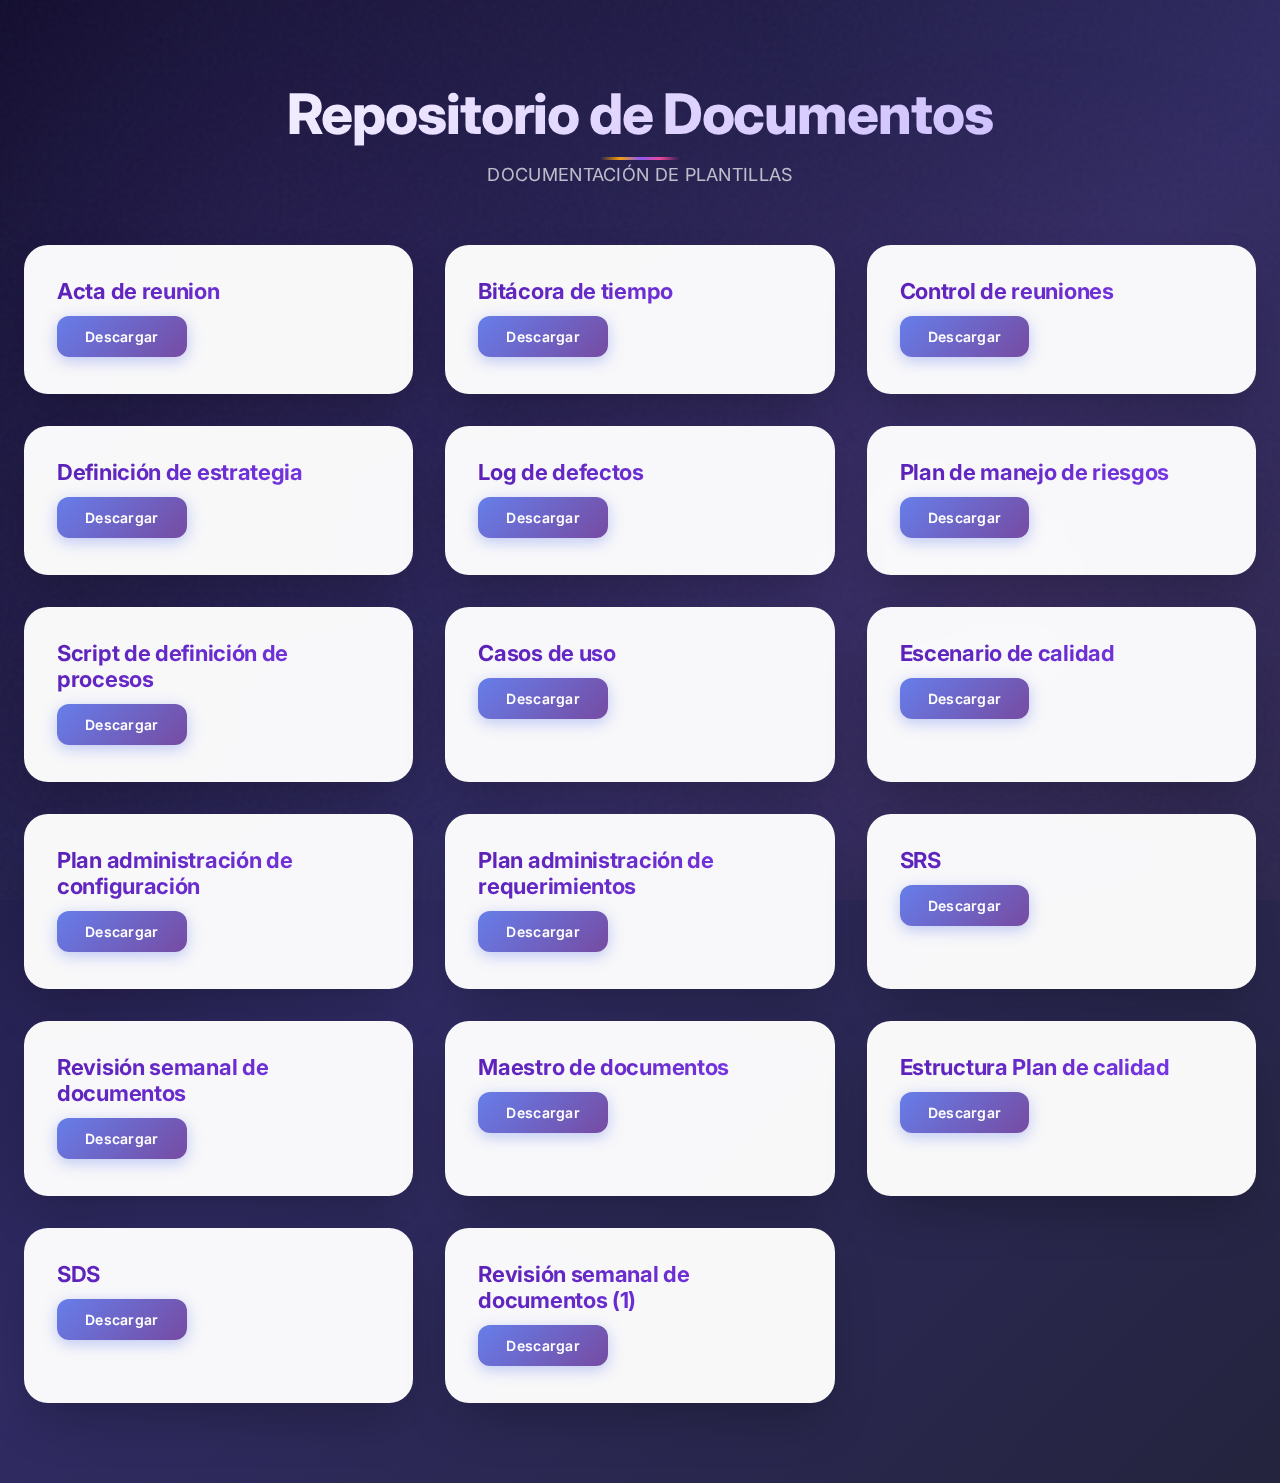
<file: Ciclo1/plantillas.html>
<!DOCTYPE html>
<html lang="es">
<head>
    <meta charset="UTF-8">
    <title>Repositorio de Documentos</title>
    <link rel="stylesheet" href="../styles.css">
    <link href="https://fonts.googleapis.com/css2?family=Inter:wght@400;600;700&display=swap" rel="stylesheet">
</head>
<body>

    <div class="container">
        <h1>Repositorio de Documentos</h1>
        <p class="subtitle">DOCUMENTACIÓN DE PLANTILLAS</p>

        <div class="documents">

            <div class="card">
                <h2>Acta de reunion</h2>
                <a href="docs/Plantillas/Acta de reunion.pdf" download class="btn">Descargar</a>
            </div>

            <div class="card">
                <h2>Bitácora de tiempo</h2>
                <a href="docs/Plantillas/BitacoraTiempo (1).pdf" download class="btn">Descargar</a>
            </div>

            <div class="card">
                <h2>Control de reuniones</h2>
                <a href="docs/Plantillas/ControlDeReuniones.pdf" download class="btn">Descargar</a>
            </div>

            <div class="card">
                <h2>Definición de estrategia</h2>
                <a href="docs/Plantillas/DefinicionEstrategia.pdf" download class="btn">Descargar</a>
            </div>

            <div class="card">
                <h2>Log de defectos</h2>
                <a href="docs/Plantillas/logDefectos.pdf" download class="btn">Descargar</a>
            </div>

            <div class="card">
                <h2>Plan de manejo de riesgos</h2>
                <a href="docs/Plantillas/PlanRiesgos.pdf" download class="btn">Descargar</a>
            </div>

            <div class="card">
                <h2>Script de definición de procesos</h2>
                <a href="docs/Plantillas/Script definición de procesos.pdf" download class="btn">Descargar</a>
            </div>

            <div class="card">
                <h2>Casos de uso</h2>
                <a href="docs/Plantillas/DT_Ptl_DetalleCasoUso (1).pdf" download class="btn">Descargar</a>
            </div>

            <div class="card">
                <h2>Escenario de calidad</h2>
                <a href="docs/Plantillas/DT_Ptl_EscenarioCalidad (1).pdf" download class="btn">Descargar</a>
            </div>

            <div class="card">
                <h2>Plan administración de configuración</h2>
                <a href="docs/Plantillas/dt_ptl_plan_adminconfiguracion_v1.pdf" download class="btn">Descargar</a>
            </div>

            <div class="card">
                <h2>Plan administración de requerimientos</h2>
                <a href="docs/Plantillas/Plantilla plan administracion de requerimientos.pdf" download class="btn">Descargar</a>
            </div>

            <div class="card">
                <h2>SRS</h2>
                <a href="docs/Plantillas/Plantilla SRS.pdf" download class="btn">Descargar</a>
            </div>

            <div class="card">
                <h2>Revisión semanal de documentos</h2>
                <a href="docs/Plantillas/revisión de documentos semanal.pdf" download class="btn">Descargar</a>
            </div>

            <div class="card">
                <h2>Maestro de documentos</h2>
                <a href="docs/Plantillas/Maestro de documentos (1).docx" download class="btn">Descargar</a>
            </div>
            <div class="card">
                <h2>Estructura Plan de calidad</h2>
                <a href="docs/Plantillas/Plantilla Estructura plan de calidad.docx" download class="btn">Descargar</a>
            </div>
            <div class="card">
                <h2>SDS</h2>
                <a href="docs/Plantillas/Plantilla SDS.docx" download class="btn">Descargar</a>
            </div>

            <div class="card">
                <h2>Revisión semanal de documentos (1)</h2>
                <a href="docs/Plantillas/revisión de documentos semanal (1).docx" download class="btn">Descargar</a>
            </div>
        </div>
    </div>

</body>
</html>
</file>
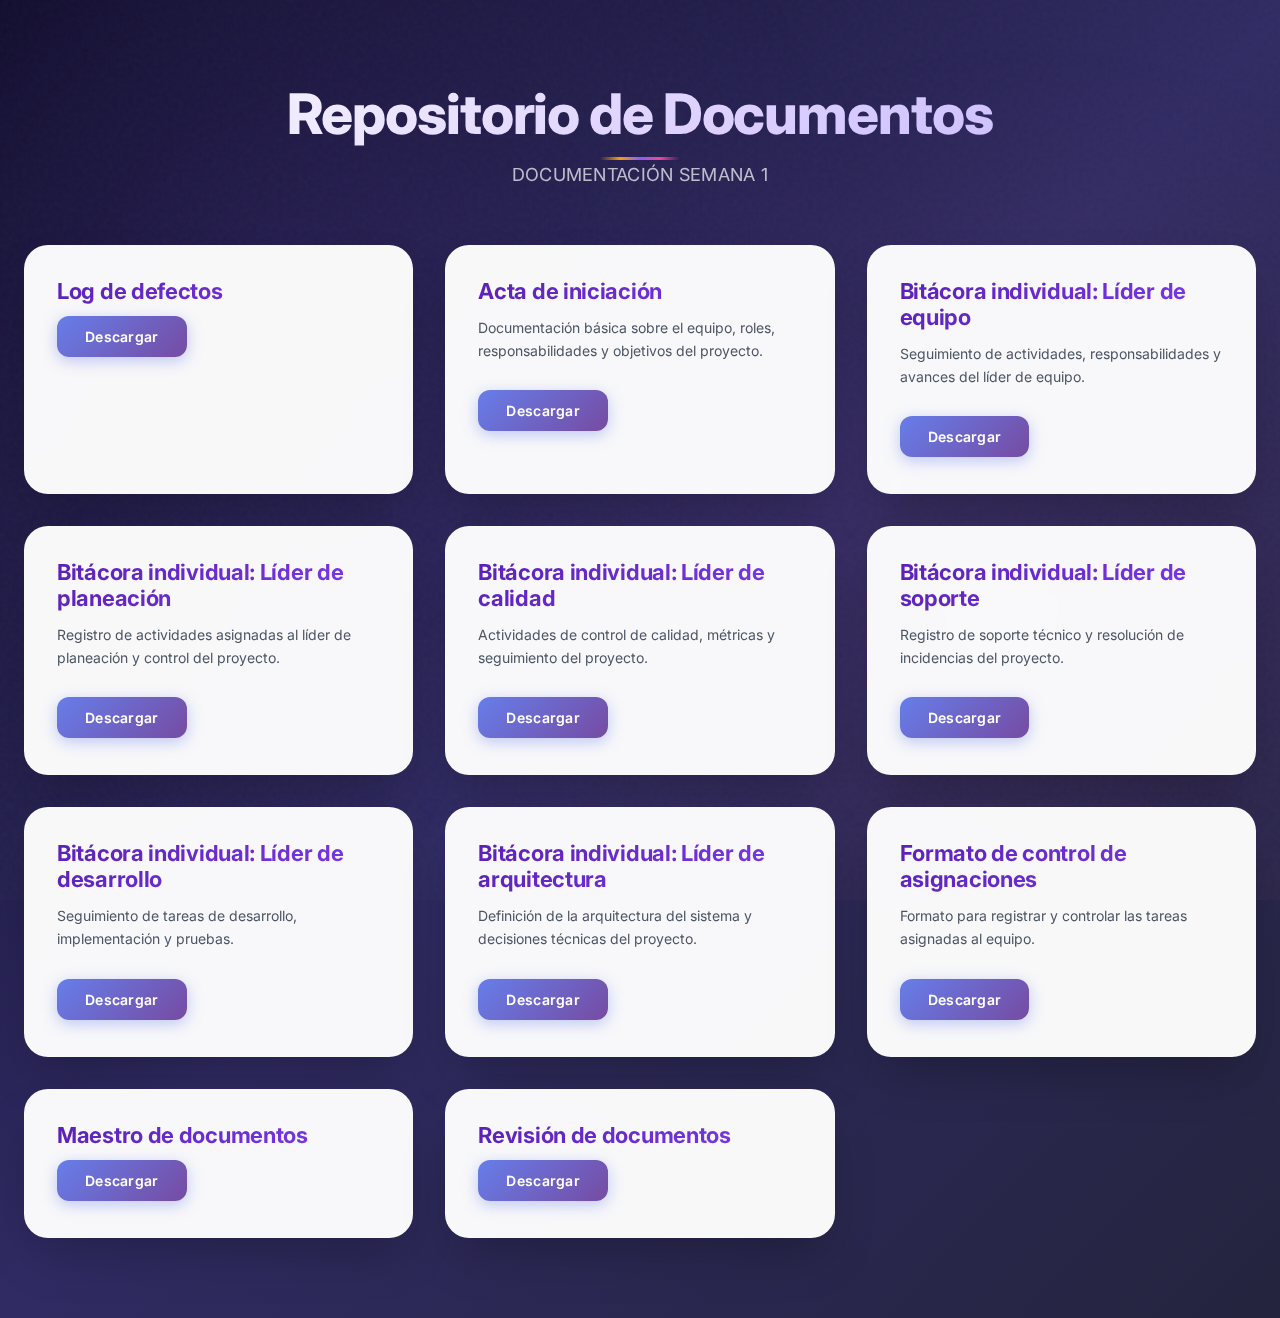
<file: Ciclo1/semana1.html>
<!DOCTYPE html>
<html lang="es">
<head>
    <meta charset="UTF-8">
    <title>Repositorio de Documentos</title>
    <link rel="stylesheet" href="../styles.css">
    <link href="https://fonts.googleapis.com/css2?family=Inter:wght@400;600;700&display=swap" rel="stylesheet">
</head>
<body>

    <div class="container">
        <h1>Repositorio de Documentos</h1>
        <p class="subtitle">DOCUMENTACIÓN SEMANA 1</p>

        <div class="documents">

            <div class="card">
                <h2>Log de defectos</h2>
                <a href="docs/sem1/logDefectos Semana 1.pdf" download class="btn">Descargar</a>
            </div>

            <div class="card">
                <h2>Acta de iniciación</h2>
                <p>Documentación básica sobre el equipo, roles, responsabilidades y objetivos del proyecto.</p>
                <a href="docs/sem1/DT_Ini_01_ActaIniciacion_ (1).pdf" download class="btn">Descargar</a>
            </div>

            <div class="card">
                <h2>Bitácora individual: Líder de equipo</h2>
                <p>Seguimiento de actividades, responsabilidades y avances del líder de equipo.</p>
                <a href="docs/sem1/BitacoraTiempoCobos1.pdf" download class="btn">Descargar</a>
            </div>

            <div class="card">
                <h2>Bitácora individual: Líder de planeación</h2>
                <p>Registro de actividades asignadas al líder de planeación y control del proyecto.</p>
                <a href="docs/sem1/BitacoraTiempoCaro1.pdf" download class="btn">Descargar</a>
            </div>

            <div class="card">
                <h2>Bitácora individual: Líder de calidad</h2>
                <p>Actividades de control de calidad, métricas y seguimiento del proyecto.</p>
                <a href="docs/sem1/BitacoraTiempoDiego1.pdf" download class="btn">Descargar</a>
            </div>

            <div class="card">
                <h2>Bitácora individual: Líder de soporte</h2>
                <p>Registro de soporte técnico y resolución de incidencias del proyecto.</p>
                <a href="docs/sem1/BitacoraTiempoCamilo1.pdf" download class="btn">Descargar</a>
            </div>

            <div class="card">
                <h2>Bitácora individual: Líder de desarrollo</h2>
                <p>Seguimiento de tareas de desarrollo, implementación y pruebas.</p>
                <a href="docs/sem1/BitacoraTiempoSergio1.pdf" download class="btn">Descargar</a>
            </div>

            <div class="card">
                <h2>Bitácora individual: Líder de arquitectura</h2>
                <p>Definición de la arquitectura del sistema y decisiones técnicas del proyecto.</p>
                <a href="docs/sem1/BitacoraTiempoFelipe1.pdf" download class="btn">Descargar</a>
            </div>

            <div class="card">
                <h2>Formato de control de asignaciones</h2>
                <p>Formato para registrar y controlar las tareas asignadas al equipo.</p>
                <a href="docs/sem1/dt_ptl_controlAsignaciones.pdf" download class="btn">Descargar</a>
            </div>

            <div class="card">
                <h2>Maestro de documentos</h2>
                <a href="docs/sem1/Maestro de documentos Semana 1.xlsx" download class="btn">Descargar</a>
            </div>

            <div class="card">
                <h2>Revisión de documentos</h2>              
                <a href="docs/sem1/revisión de documentos semanal 1.docx" download class="btn">Descargar</a>
            </div>
        </div>
    </div>

</body>
</html>
</file>
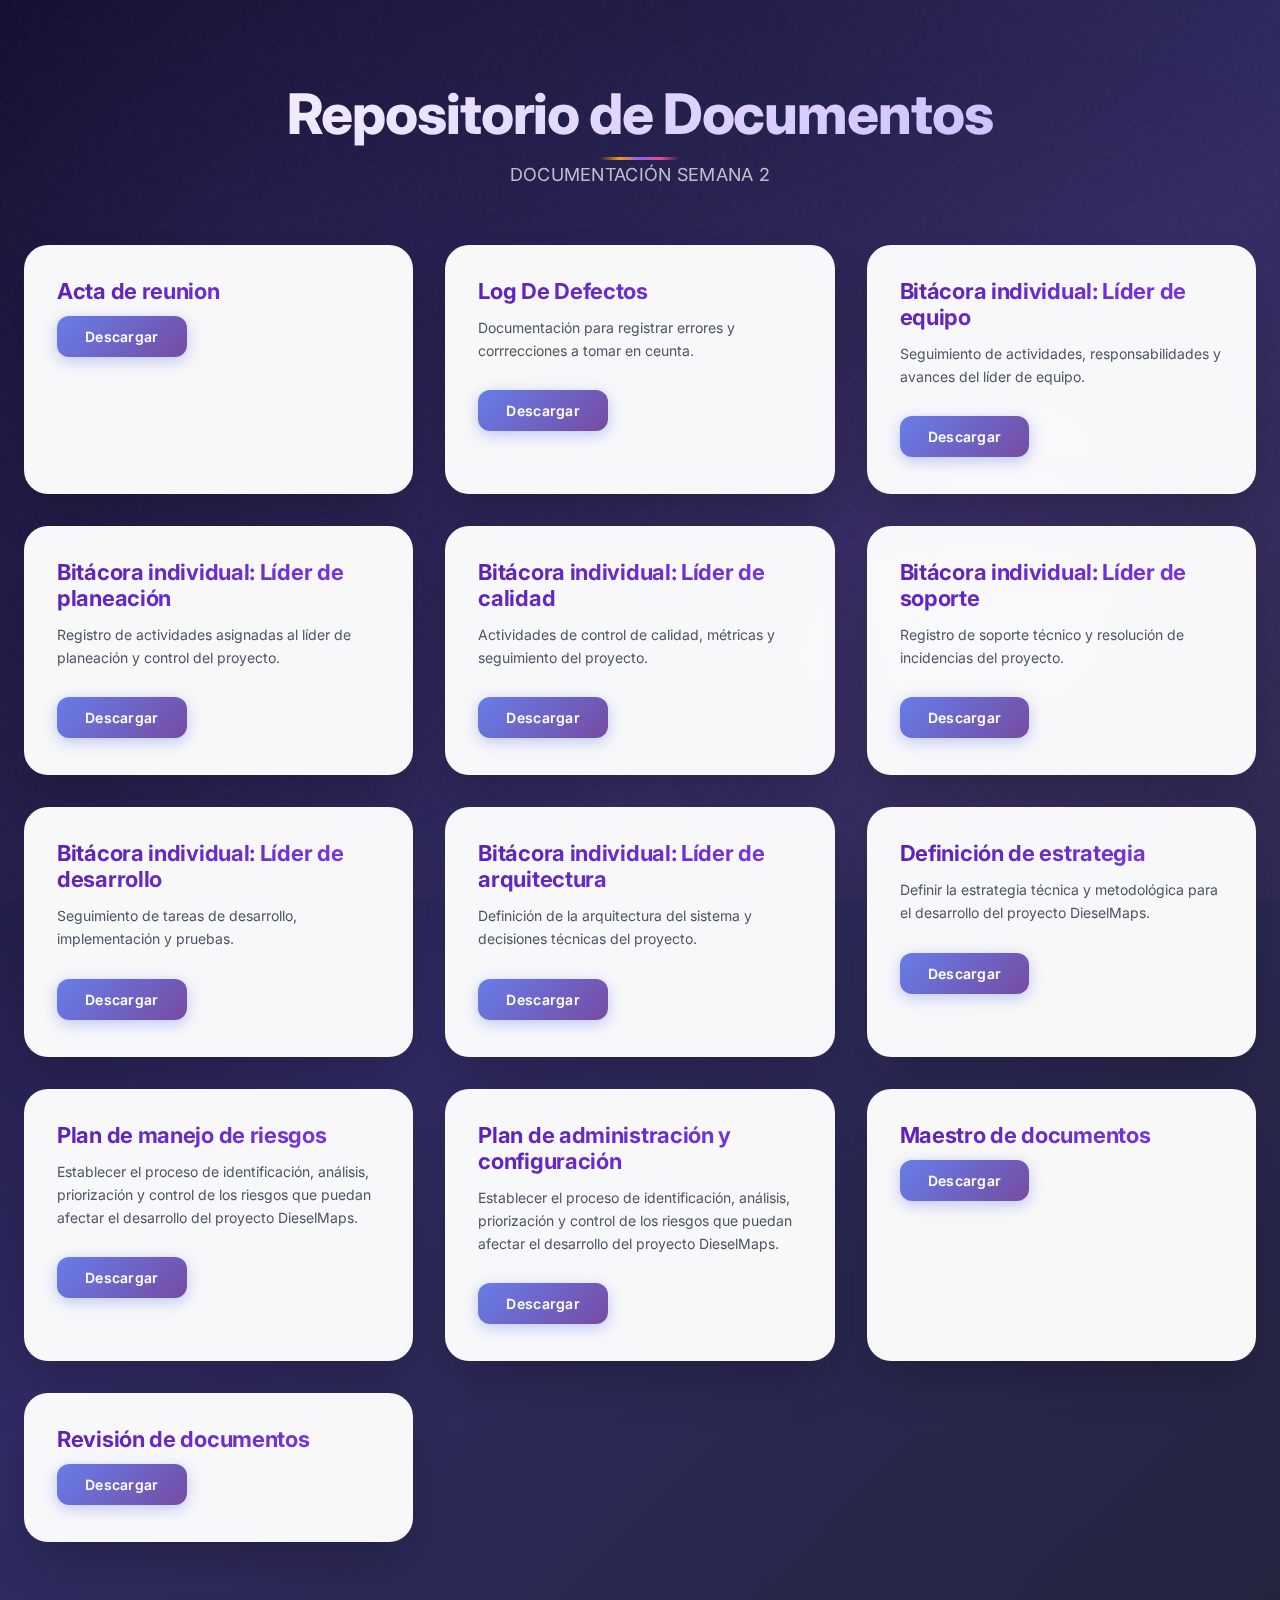
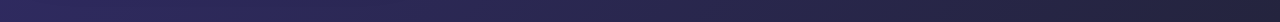
<file: Ciclo1/semana2.html>
<!DOCTYPE html>
<html lang="es">
<head>
    <meta charset="UTF-8">
    <title>Repositorio de Documentos</title>
    <link rel="stylesheet" href="../styles.css">
    <link href="https://fonts.googleapis.com/css2?family=Inter:wght@400;600;700&display=swap" rel="stylesheet">
</head>
<body>

    <div class="container">
        <h1>Repositorio de Documentos</h1>
        <p class="subtitle">DOCUMENTACIÓN SEMANA 2</p>

        <div class="documents">

            <div class="card">
                <h2>Acta de reunion</h2>               
                <a href="docs/sem2/Acta de reunion 16-02-2026.doc" download class="btn">Descargar</a>
            </div>

            <div class="card">
                <h2>Log De Defectos</h2>
                <p>Documentación para registrar errores y corrrecciones a tomar en ceunta.</p>
                <a href="docs/sem2/LogDefectos2.pdf" download class="btn">Descargar</a>
            </div>

            <div class="card">
                <h2>Bitácora individual: Líder de equipo</h2>
                <p>Seguimiento de actividades, responsabilidades y avances del líder de equipo.</p>
                <a href="docs/sem2/BitacoraTiempoCobos2.pdf" download class="btn">Descargar</a>
            </div>

            <div class="card">
                <h2>Bitácora individual: Líder de planeación</h2>
                <p>Registro de actividades asignadas al líder de planeación y control del proyecto.</p>
                <a href="docs/sem2/BitacoraTiempoCarolina2.pdf" download class="btn">Descargar</a>
            </div>

            <div class="card">
                <h2>Bitácora individual: Líder de calidad</h2>
                <p>Actividades de control de calidad, métricas y seguimiento del proyecto.</p>
                <a href="docs/sem2/BitacoraTiempoDiego2.pdf" download class="btn">Descargar</a>
            </div>

            <div class="card">
                <h2>Bitácora individual: Líder de soporte</h2>
                <p>Registro de soporte técnico y resolución de incidencias del proyecto.</p>
                <a href="docs/sem2/BitacoraTiempoCamilo2.pdf" download class="btn">Descargar</a>
            </div>

            <div class="card">
                <h2>Bitácora individual: Líder de desarrollo</h2>
                <p>Seguimiento de tareas de desarrollo, implementación y pruebas.</p>
                <a href="docs/sem2/BitacoraTiempoSergio2.pdf" download class="btn">Descargar</a>
            </div>

            <div class="card">
                <h2>Bitácora individual: Líder de arquitectura</h2>
                <p>Definición de la arquitectura del sistema y decisiones técnicas del proyecto.</p>
                <a href="docs/sem2/BitacoraTiempoFelipe2.pdf" download class="btn">Descargar</a>
            </div>

            <div class="card">
                <h2>Definición de estrategia</h2>
                <p>Definir la estrategia técnica y metodológica para el desarrollo del proyecto DieselMaps.</p>
                <a href="docs/sem2/DefinicionEstrategia.pdf" download class="btn">Descargar</a>
            </div>

            <div class="card">
                <h2>Plan de manejo de riesgos</h2>
                <p>Establecer el proceso de identificación, análisis, priorización y control de los riesgos que puedan afectar el desarrollo del proyecto DieselMaps.</p>
                <a href="docs/sem2/PlanManejoRiesgos.pdf" download class="btn">Descargar</a>
            </div>

            <div class="card">
                <h2>Plan de administración y configuración</h2>
                <p>Establecer el proceso de identificación, análisis, priorización y control de los riesgos que puedan afectar el desarrollo del proyecto DieselMaps.</p>
                <a href="docs/sem2/dt_ptl_plan_adminconfiguracion_v1 (1).docx" download class="btn">Descargar</a>
            </div>

            <div class="card">
                <h2>Maestro de documentos</h2>               
                <a href="docs/sem2/Maestro de documentos Semana 2.xlsx" download class="btn">Descargar</a>
            </div>

            <div class="card">
                <h2>Revisión de documentos</h2>               
                <a href="docs/sem2/revisión de documentos semanal 2.docx" download class="btn">Descargar</a>
            </div>
        </div>
    </div>

</body>
</html>
</file>
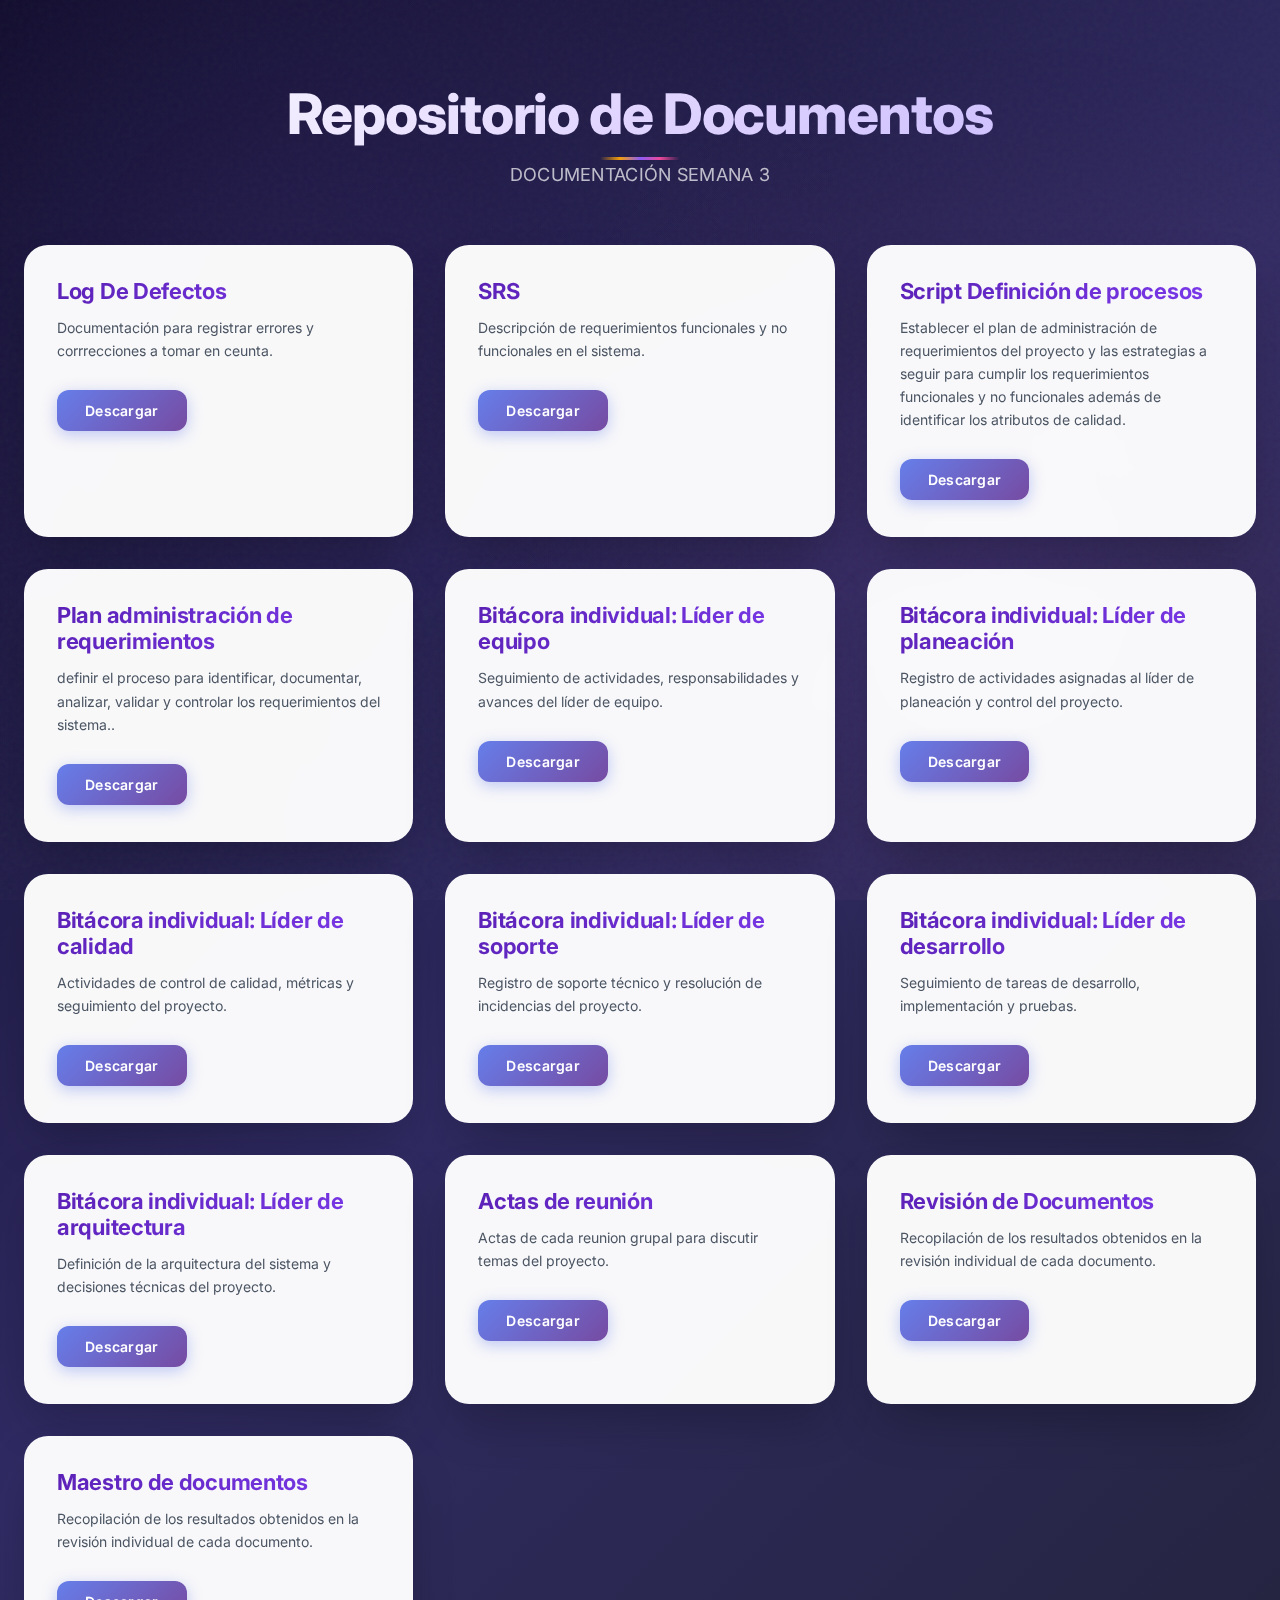
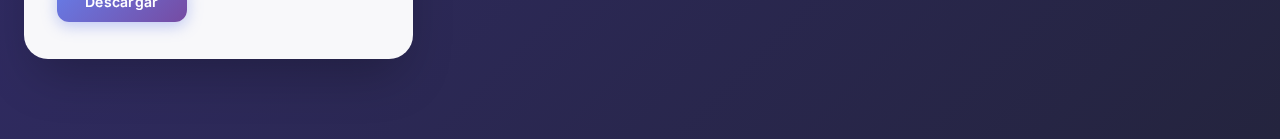
<file: Ciclo1/semana3.html>
<!DOCTYPE html>
<html lang="es">
<head>
    <meta charset="UTF-8">
    <title>Repositorio de Documentos - Semana 3</title>
    <link rel="stylesheet" href="../styles.css">
    <link href="https://fonts.googleapis.com/css2?family=Inter:wght@400;600;700&display=swap" rel="stylesheet">
</head>
<body>


    <div class="container">
        <h1>Repositorio de Documentos</h1>
        <p class="subtitle">DOCUMENTACIÓN SEMANA 3</p>

        <div class="documents">

            <div class="card">
                <h2>Log De Defectos</h2>
                <p>Documentación para registrar errores y corrrecciones a tomar en ceunta.</p>
                <a href="docs/sem2/LogDefectos2.pdf" download class="btn">Descargar</a>
            </div>

            <div class="card">
                <h2>SRS</h2>
                <p>Descripción de requerimientos funcionales y no funcionales en el sistema.</p>
                <a href="docs/sem3/Plantilla SRS.pdf" download class="btn">Descargar</a>
            </div>

            <div class="card">
                <h2>Script Definición de procesos</h2>
                <p>Establecer el plan de administración de requerimientos del proyecto y las estrategias a seguir para cumplir los requerimientos funcionales y no funcionales además de identificar los atributos de calidad.</p>
                <a href="docs/sem3/Script definición de procesos 3.pdf" download class="btn">Descargar</a>
            </div>   

            <div class="card">
                <h2>Plan administración de requerimientos</h2>
                <p> definir el proceso para identificar, documentar, analizar, validar y controlar los requerimientos del sistema..</p>
                <a href="docs/sem3/Plantilla plan administracion de requerimientos.pdf" download class="btn">Descargar</a>
            </div>

            <div class="card">
                <h2>Bitácora individual: Líder de equipo</h2>
                <p>Seguimiento de actividades, responsabilidades y avances del líder de equipo.</p>
                <a href="docs/sem3/BitacoraCobos3.pdf" download class="btn">Descargar</a>
            </div>

            <div class="card">
                <h2>Bitácora individual: Líder de planeación</h2>
                <p>Registro de actividades asignadas al líder de planeación y control del proyecto.</p>
                <a href="docs/sem3/BitacoraCarolina3.pdf" download class="btn">Descargar</a>
            </div>

            <div class="card">
                <h2>Bitácora individual: Líder de calidad</h2>
                <p>Actividades de control de calidad, métricas y seguimiento del proyecto.</p>
                <a href="docs/sem3/BitacoraDiego3.pdf" download class="btn">Descargar</a>
            </div>

            <div class="card">
                <h2>Bitácora individual: Líder de soporte</h2>
                <p>Registro de soporte técnico y resolución de incidencias del proyecto.</p>
                <a href="docs/sem3/BitacoraCamilo3.pdf" download class="btn">Descargar</a>
            </div>

            <div class="card">
                <h2>Bitácora individual: Líder de desarrollo</h2>
                <p>Seguimiento de tareas de desarrollo, implementación y pruebas.</p>
                <a href="docs/sem3/BitacoraSergio3.pdf" download class="btn">Descargar</a>
            </div>

            <div class="card">
                <h2>Bitácora individual: Líder de arquitectura</h2>
                <p>Definición de la arquitectura del sistema y decisiones técnicas del proyecto.</p>
                <a href="docs/sem3/BitacoraFelipe3.pdf" download class="btn">Descargar</a>
            </div>

            <div class="card">
                <h2>Actas de reunión</h2>
                <p>Actas de cada reunion grupal para discutir temas del proyecto.</p>
                <a href="docs/sem3/ActasReunion.pdf" download class="btn">Descargar</a>
            </div>

            <div class="card">
                <h2>Revisión de Documentos</h2>
                <p>Recopilación de los resultados obtenidos en la revisión individual de cada documento.</p>
                <a href="docs/sem3/revisión de documentos semanal 3.pdf" download class="btn">Descargar</a>
            </div>

            <div class="card">
                <h2>Maestro de documentos</h2>
                <p>Recopilación de los resultados obtenidos en la revisión individual de cada documento.</p>
                <a href="docs/sem3/Maestro de documentos Semana 3.xlsx" download class="btn">Descargar</a>
            </div>

        </div>
    </div>

</body>
</html>
</file>
<file: styles.css>
/* ============================================
   DIESEL MAPS - DISEÑO PREMIUM ELEGANTE
   Versión ultra moderna con efectos sofisticados
   ============================================ */

@import url('https://fonts.googleapis.com/css2?family=Inter:opsz,wght@14..32,300;14..32,400;14..32,500;14..32,600;14..32,700;14..32,800&display=swap');

* {
    box-sizing: border-box;
    margin: 0;
    padding: 0;
    font-family: 'Inter', -apple-system, BlinkMacSystemFont, 'Segoe UI', sans-serif;
}

/* Variables de diseño premium */
:root {
    --color-bg-start: #0f0c29;
    --color-bg-mid: #302b63;
    --color-bg-end: #24243e;
    --color-primary: #8b5cf6;
    --color-primary-dark: #7c3aed;
    --color-secondary: #f59e0b;
    --color-accent: #ec4899;
    --color-white: #ffffff;
    --color-white-soft: rgba(255, 255, 255, 0.92);
    --color-white-muted: rgba(255, 255, 255, 0.7);
    --color-dark: #1e1b2e;
    --color-gray: #6b7280;
    --color-gray-light: #9ca3af;
    --shadow-sm: 0 4px 6px -1px rgba(0, 0, 0, 0.1), 0 2px 4px -1px rgba(0, 0, 0, 0.06);
    --shadow-md: 0 10px 15px -3px rgba(0, 0, 0, 0.1), 0 4px 6px -2px rgba(0, 0, 0, 0.05);
    --shadow-lg: 0 20px 25px -5px rgba(0, 0, 0, 0.1), 0 10px 10px -5px rgba(0, 0, 0, 0.04);
    --shadow-xl: 0 25px 50px -12px rgba(0, 0, 0, 0.25);
    --shadow-glow: 0 0 20px rgba(139, 92, 246, 0.4);
    --shadow-glow-gold: 0 0 20px rgba(245, 158, 11, 0.3);
}

body {
    background: linear-gradient(135deg, var(--color-bg-start) 0%, var(--color-bg-mid) 50%, var(--color-bg-end) 100%);
    min-height: 100vh;
    color: var(--color-white);
    position: relative;
    overflow-x: hidden;
}

/* Efecto de partículas animadas */
body::before {
    content: '';
    position: fixed;
    top: 0;
    left: 0;
    width: 100%;
    height: 100%;
    background-image: radial-gradient(circle at 20% 30%, rgba(139, 92, 246, 0.08) 0%, transparent 50%),
                      radial-gradient(circle at 80% 70%, rgba(236, 72, 153, 0.06) 0%, transparent 50%);
    pointer-events: none;
    z-index: 0;
}

/* Efecto de ruido sutil */
body::after {
    content: '';
    position: fixed;
    top: 0;
    left: 0;
    width: 100%;
    height: 100%;
    background-image: url("data:image/svg+xml,%3Csvg viewBox='0 0 200 200' xmlns='http://www.w3.org/2000/svg'%3E%3Cfilter id='noise'%3E%3CfeTurbulence type='fractalNoise' baseFrequency='0.9' numOctaves='3'/%3E%3C/filter%3E%3Crect width='100%25' height='100%25' filter='url(%23noise)' opacity='0.03'/%3E%3C/svg%3E");
    pointer-events: none;
    z-index: 0;
}

.container {
    max-width: 1280px;
    margin: 0 auto;
    padding: 80px 24px;
    position: relative;
    z-index: 1;
}

/* Animaciones */
@keyframes fadeInUp {
    0% {
        opacity: 0;
        transform: translateY(40px);
    }
    100% {
        opacity: 1;
        transform: translateY(0);
    }
}

@keyframes fadeIn {
    0% { opacity: 0; }
    100% { opacity: 1; }
}

@keyframes float {
    0%, 100% { transform: translateY(0px); }
    50% { transform: translateY(-8px); }
}

@keyframes shimmer {
    0% { background-position: -200% 0; }
    100% { background-position: 200% 0; }
}

@keyframes borderPulse {
    0%, 100% { border-color: rgba(139, 92, 246, 0.3); }
    50% { border-color: rgba(139, 92, 246, 0.8); }
}

h1 {
    text-align: center;
    margin-bottom: 16px;
    font-size: 56px;
    color: var(--color-white);
    font-weight: 800;
    letter-spacing: -0.02em;
    background: linear-gradient(135deg, #ffffff 0%, #e0d4ff 50%, #c4b5fd 100%);
    -webkit-background-clip: text;
    background-clip: text;
    color: transparent;
    animation: fadeInUp 0.8s cubic-bezier(0.2, 0.9, 0.4, 1.1);
    position: relative;
}

/* Línea decorativa debajo del título */
h1::after {
    content: '';
    position: absolute;
    bottom: -12px;
    left: 50%;
    transform: translateX(-50%);
    width: 80px;
    height: 3px;
    background: linear-gradient(90deg, transparent, var(--color-secondary), var(--color-primary), var(--color-accent), transparent);
    border-radius: 3px;
}

.subtitle {
    text-align: center;
    color: var(--color-white-muted);
    margin-bottom: 60px;
    font-size: 18px;
    font-weight: 400;
    letter-spacing: 0.3px;
    animation: fadeInUp 0.8s cubic-bezier(0.2, 0.9, 0.4, 1.1) 0.1s backwards;
}

.documents {
    display: grid;
    grid-template-columns: repeat(auto-fit, minmax(300px, 1fr));
    gap: 32px;
    animation: fadeInUp 0.8s cubic-bezier(0.2, 0.9, 0.4, 1.1) 0.2s backwards;
}

.card {
    background: rgba(255, 255, 255, 0.97);
    backdrop-filter: blur(10px);
    border-radius: 24px;
    padding: 32px;
    box-shadow: var(--shadow-xl);
    transition: all 0.4s cubic-bezier(0.2, 0.9, 0.4, 1.1);
    border: 1px solid rgba(255, 255, 255, 0.2);
    position: relative;
    overflow: hidden;
}

/* Efecto de brillo al hacer hover */
.card::before {
    content: '';
    position: absolute;
    top: 0;
    left: -100%;
    width: 100%;
    height: 100%;
    background: linear-gradient(90deg, 
        transparent, 
        rgba(255, 255, 255, 0.15), 
        transparent);
    transition: left 0.6s ease;
}

.card:hover::before {
    left: 100%;
}

.card:hover {
    transform: translateY(-12px);
    box-shadow: 0 30px 50px -20px rgba(0, 0, 0, 0.4);
    border-top-color: var(--color-secondary);
}

/* Icono decorativo en tarjetas */
.card-icon {
    width: 52px;
    height: 52px;
    background: linear-gradient(135deg, rgba(139, 92, 246, 0.12) 0%, rgba(236, 72, 153, 0.12) 100%);
    border-radius: 16px;
    display: flex;
    align-items: center;
    justify-content: center;
    margin-bottom: 24px;
    font-size: 26px;
    transition: all 0.3s ease;
}

.card:hover .card-icon {
    transform: scale(1.05) rotate(5deg);
    background: linear-gradient(135deg, rgba(139, 92, 246, 0.2) 0%, rgba(236, 72, 153, 0.2) 100%);
}

.card h2 {
    margin-bottom: 12px;
    font-size: 22px;
    background: linear-gradient(135deg, #5b21b6 0%, #7c3aed 100%);
    -webkit-background-clip: text;
    background-clip: text;
    color: transparent;
    font-weight: 700;
    letter-spacing: -0.3px;
}

.card p {
    font-size: 14px;
    color: #4b5563;
    margin-bottom: 28px;
    line-height: 1.65;
}

.btn {
    display: inline-block;
    text-decoration: none;
    background: linear-gradient(135deg, #667eea 0%, #764ba2 100%);
    color: #fff;
    padding: 12px 28px;
    border-radius: 12px;
    font-size: 14px;
    font-weight: 600;
    transition: all 0.3s ease;
    box-shadow: 0 4px 15px rgba(102, 126, 234, 0.4);
    border: none;
    cursor: pointer;
    position: relative;
    overflow: hidden;
    letter-spacing: 0.3px;
}

/* Efecto ripple en botón */
.btn::before {
    content: '';
    position: absolute;
    top: 50%;
    left: 50%;
    width: 0;
    height: 0;
    border-radius: 50%;
    background: rgba(255, 255, 255, 0.3);
    transform: translate(-50%, -50%);
    transition: width 0.5s, height 0.5s;
}

.btn:hover::before {
    width: 300px;
    height: 300px;
}

.btn:hover {
    transform: translateY(-2px);
    box-shadow: 0 8px 25px rgba(102, 126, 234, 0.5);
}

.btn:active {
    transform: translateY(1px);
}

.contenedor-semanas {
    display: flex;
    justify-content: center;
    gap: 32px;
    margin-top: 60px;
    flex-wrap: wrap;
    animation: fadeInUp 0.8s cubic-bezier(0.2, 0.9, 0.4, 1.1) 0.3s backwards;
}

.tarjeta-semana {
    background: rgba(255, 255, 255, 0.95);
    backdrop-filter: blur(10px);
    padding: 32px 24px;
    width: 300px;
    text-align: center;
    border-radius: 20px;
    box-shadow: var(--shadow-lg);
    transition: all 0.4s cubic-bezier(0.2, 0.9, 0.4, 1.1);
    border: 1px solid rgba(255, 255, 255, 0.2);
    position: relative;
}

/* Decoración superior en tarjetas de semana */
.tarjeta-semana::before {
    content: '';
    position: absolute;
    top: 0;
    left: 50%;
    transform: translateX(-50%);
    width: 0;
    height: 3px;
    background: linear-gradient(90deg, var(--color-primary), var(--color-secondary), var(--color-accent));
    border-radius: 3px;
    transition: width 0.4s ease;
}

.tarjeta-semana:hover::before {
    width: 60%;
}

.tarjeta-semana:hover {
    transform: translateY(-8px);
    box-shadow: var(--shadow-xl);
}

/* Número de semana estilizado */
.numero-semana {
    width: 48px;
    height: 48px;
    background: linear-gradient(135deg, #667eea 0%, #764ba2 100%);
    border-radius: 14px;
    display: flex;
    align-items: center;
    justify-content: center;
    margin: 0 auto 20px;
    font-size: 20px;
    font-weight: 800;
    color: white;
    box-shadow: var(--shadow-sm);
}

.tarjeta-semana h3 {
    font-size: 20px;
    font-weight: 700;
    background: linear-gradient(135deg, #1f2937 0%, #374151 100%);
    -webkit-background-clip: text;
    background-clip: text;
    color: transparent;
    margin-bottom: 10px;
}

.tarjeta-semana p {
    font-size: 13px;
    color: #6b7280;
    margin-bottom: 24px;
    line-height: 1.55;
}

.boton {
    display: inline-flex;
    align-items: center;
    justify-content: center;
    gap: 8px;
    margin-top: 0;
    padding: 10px 24px;
    background: linear-gradient(135deg, #2c3e50 0%, #1a252f 100%);
    color: white;
    text-decoration: none;
    border-radius: 40px;
    font-weight: 600;
    font-size: 13px;
    transition: all 0.3s ease;
    border: 1px solid rgba(255, 255, 255, 0.1);
}

.boton:hover {
    background: linear-gradient(135deg, #34495e 0%, #2c3e50 100%);
    transform: translateY(-2px);
    gap: 12px;
    box-shadow: var(--shadow-md);
}

/* Footer elegante */
.footer {
    text-align: center;
    margin-top: 80px;
    padding-top: 32px;
    border-top: 1px solid rgba(255, 255, 255, 0.1);
    color: var(--color-white-muted);
    font-size: 13px;
    letter-spacing: 0.5px;
}

/* Scrollbar personalizada */
::-webkit-scrollbar {
    width: 8px;
}

::-webkit-scrollbar-track {
    background: rgba(15, 12, 41, 0.9);
    border-radius: 10px;
}

::-webkit-scrollbar-thumb {
    background: linear-gradient(135deg, #667eea, #764ba2);
    border-radius: 10px;
}

::-webkit-scrollbar-thumb:hover {
    background: linear-gradient(135deg, #764ba2, #667eea);
}

/* Responsive Design Premium */
@media (max-width: 768px) {
    .container {
        padding: 60px 20px;
    }
    
    h1 {
        font-size: 40px;
    }
    
    h1::after {
        width: 60px;
    }
    
    .subtitle {
        font-size: 15px;
        margin-bottom: 40px;
    }
    
    .documents {
        gap: 24px;
    }
    
    .card {
        padding: 28px;
    }
    
    .card h2 {
        font-size: 20px;
    }
    
    .contenedor-semanas {
        gap: 24px;
        margin-top: 40px;
    }
    
    .tarjeta-semana {
        width: 100%;
        max-width: 320px;
        padding: 28px 20px;
    }
}

@media (max-width: 480px) {
    h1 {
        font-size: 32px;
    }
    
    .card-icon {
        width: 44px;
        height: 44px;
        font-size: 22px;
    }
    
    .btn, .boton {
        padding: 10px 20px;
        font-size: 13px;
    }
}

/* Utilidades adicionales */
.text-gradient {
    background: linear-gradient(135deg, #667eea 0%, #764ba2 100%);
    -webkit-background-clip: text;
    background-clip: text;
    color: transparent;
}

.glass-effect {
    background: rgba(255, 255, 255, 0.1);
    backdrop-filter: blur(10px);
    border: 1px solid rgba(255, 255, 255, 0.2);
}
</file>
